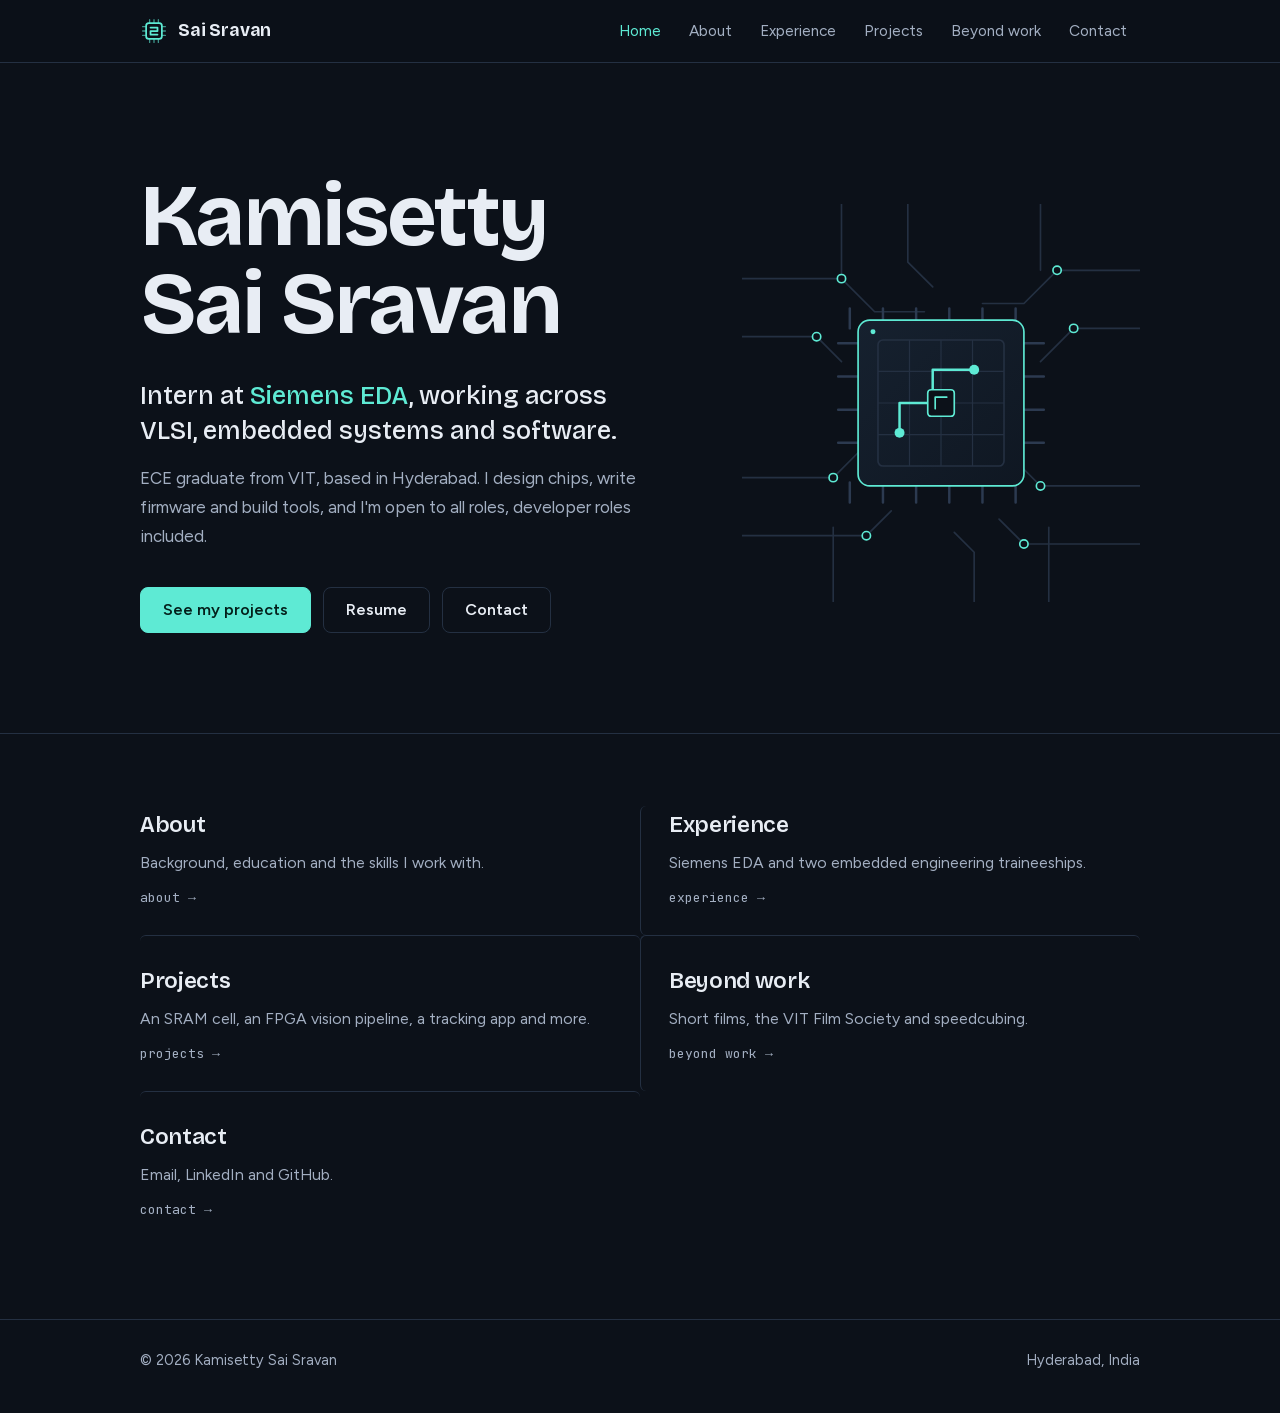
<file: index.html>
<!DOCTYPE html>
<html lang="en">
<head>
<meta charset="UTF-8">
<meta name="viewport" content="width=device-width, initial-scale=1">
<title>Kamisetty Sai Sravan | VLSI, Embedded Systems &amp; Software</title>
<meta name="description" content="Portfolio of Kamisetty Sai Sravan: Electronics and Communication Engineering graduate and Intern at Siemens EDA, working across VLSI, embedded systems and software.">
<meta name="theme-color" content="#0c1119">
<link rel="icon" href="assets/logo.svg" type="image/svg+xml">
<link rel="preload" href="assets/fonts/bricolage-grotesque-latin.woff2" as="font" type="font/woff2" crossorigin>
<link rel="stylesheet" href="assets/style.css">
</head>
<body>
<a class="skip" href="#main">Skip to content</a>
<header class="site-header"><div class="wrap">
  <a class="mark" href="index.html"><img src="assets/logo.svg" alt=""><span>Sai Sravan</span></a>
  <nav aria-label="Primary"><ul>
    <li><a href="index.html" aria-current="page">Home</a></li>
    <li><a href="about.html">About</a></li>
    <li><a href="experience.html">Experience</a></li>
    <li><a href="projects.html">Projects</a></li>
    <li><a href="beyond-work.html">Beyond work</a></li>
    <li><a href="contact.html">Contact</a></li>
  </ul></nav>
</div></header>

<main id="main">
  <div class="hero wrap">
    <div class="hero-copy">
      <h1>Kamisetty Sai Sravan</h1>
      <p class="role">Intern at <em>Siemens EDA</em>, working across VLSI, embedded systems and software.</p>
      <p class="lede">ECE graduate from VIT, based in Hyderabad. I design chips, write firmware and build tools, and I'm open to all roles, developer roles included.</p>
      <div class="actions">
        <a class="btn primary" href="projects.html">See my projects</a>
        <a class="btn" href="resume.html" target="_blank" rel="noopener">Resume</a>
        <a class="btn" href="contact.html">Contact</a>
      </div>
    </div>
    <img class="hero-art" src="assets/hero.svg" alt="Illustration of a microchip with circuit traces" width="480" height="480">
  </div>

  <div class="band">
    <div class="wrap">
      <nav class="signpost" aria-label="Site sections">
        <a href="about.html"><span class="t">About</span><span class="d">Background, education and the skills I work with.</span><span class="go">about →</span></a>
        <a href="experience.html"><span class="t">Experience</span><span class="d">Siemens EDA and two embedded engineering traineeships.</span><span class="go">experience →</span></a>
        <a href="projects.html"><span class="t">Projects</span><span class="d">An SRAM cell, an FPGA vision pipeline, a tracking app and more.</span><span class="go">projects →</span></a>
        <a href="beyond-work.html"><span class="t">Beyond work</span><span class="d">Short films, the VIT Film Society and speedcubing.</span><span class="go">beyond work →</span></a>
        <a href="contact.html"><span class="t">Contact</span><span class="d">Email, LinkedIn and GitHub.</span><span class="go">contact →</span></a>
      </nav>
    </div>
  </div>
</main>

<footer><div class="wrap"><span>© <span id="yr">2026</span> Kamisetty Sai Sravan</span><span>Hyderabad, India</span></div></footer>
<script>document.getElementById("yr").textContent=new Date().getFullYear()</script>
</body>
</html>
</file>
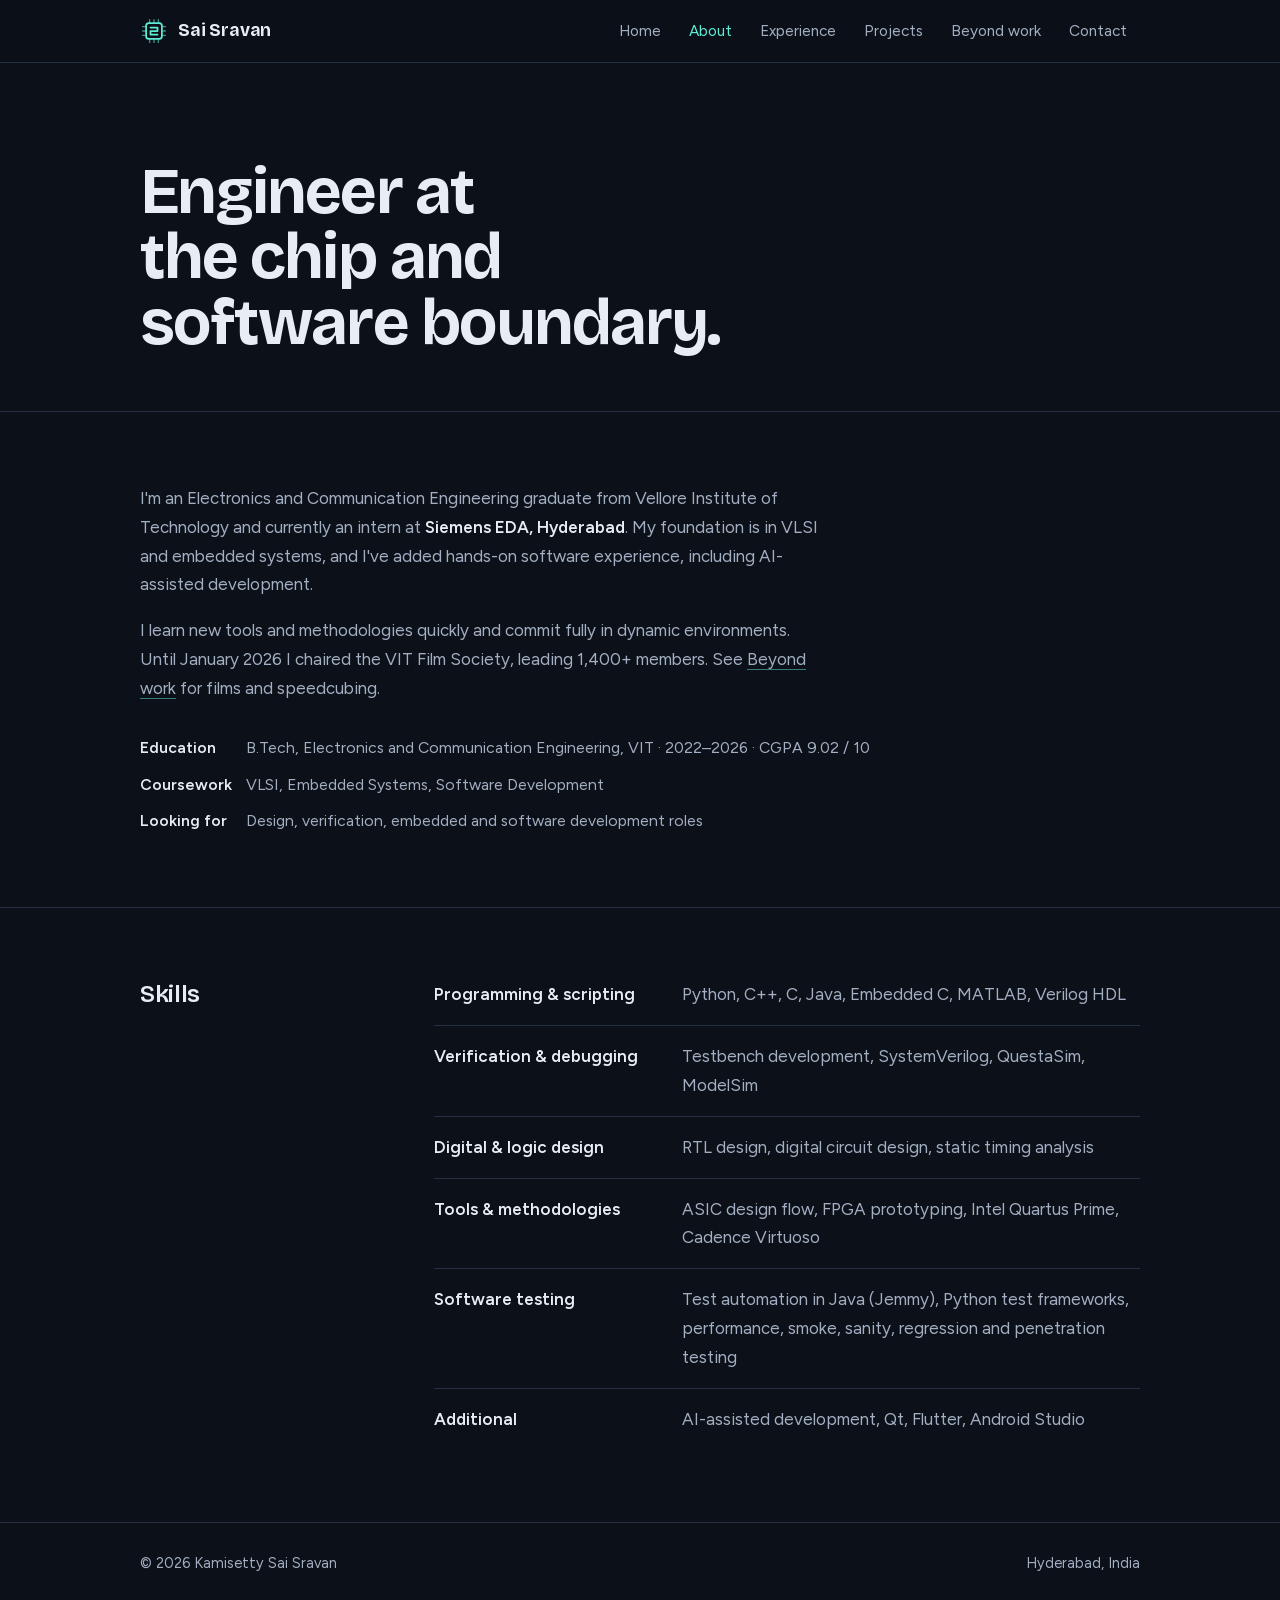
<file: about.html>
<!DOCTYPE html>
<html lang="en">
<head>
<meta charset="UTF-8">
<meta name="viewport" content="width=device-width, initial-scale=1">
<title>About | Kamisetty Sai Sravan</title>
<meta name="description" content="About Kamisetty Sai Sravan: education, background and technical skills.">
<meta name="theme-color" content="#0c1119">
<link rel="icon" href="assets/logo.svg" type="image/svg+xml">
<link rel="preload" href="assets/fonts/bricolage-grotesque-latin.woff2" as="font" type="font/woff2" crossorigin>
<link rel="stylesheet" href="assets/style.css">
</head>
<body>
<a class="skip" href="#main">Skip to content</a>
<header class="site-header"><div class="wrap">
  <a class="mark" href="index.html"><img src="assets/logo.svg" alt=""><span>Sai Sravan</span></a>
  <nav aria-label="Primary"><ul>
    <li><a href="index.html">Home</a></li>
    <li><a href="about.html" aria-current="page">About</a></li>
    <li><a href="experience.html">Experience</a></li>
    <li><a href="projects.html">Projects</a></li>
    <li><a href="beyond-work.html">Beyond work</a></li>
    <li><a href="contact.html">Contact</a></li>
  </ul></nav>
</div></header>

<main id="main">
  <div class="page-head wrap">
    <h1>Engineer at the chip and software boundary.</h1>
  </div>

  <div class="section">
    <div class="wrap about-grid">
      <div>
        <div class="prose">
          <p>I'm an Electronics and Communication Engineering graduate from Vellore Institute of Technology and currently an intern at <strong>Siemens EDA, Hyderabad</strong>. My foundation is in VLSI and embedded systems, and I've added hands-on software experience, including AI-assisted development.</p>
          <p>I learn new tools and methodologies quickly and commit fully in dynamic environments. Until January 2026 I chaired the VIT Film Society, leading 1,400+ members. See <a href="beyond-work.html">Beyond work</a> for films and speedcubing.</p>
        </div>
        <dl class="facts">
          <div><dt>Education</dt><dd>B.Tech, Electronics and Communication Engineering, VIT · 2022–2026 · CGPA 9.02 / 10</dd></div>
          <div><dt>Coursework</dt><dd>VLSI, Embedded Systems, Software Development</dd></div>
          <div><dt>Looking for</dt><dd>Design, verification, embedded and software development roles</dd></div>
        </dl>
      </div>
    </div>
  </div>

  <div class="section">
    <div class="wrap split">
      <h2>Skills</h2>
      <dl class="skill-list">
        <div><dt>Programming &amp; scripting</dt><dd>Python, C++, C, Java, Embedded C, MATLAB, Verilog HDL</dd></div>
        <div><dt>Verification &amp; debugging</dt><dd>Testbench development, SystemVerilog, QuestaSim, ModelSim</dd></div>
        <div><dt>Digital &amp; logic design</dt><dd>RTL design, digital circuit design, static timing analysis</dd></div>
        <div><dt>Tools &amp; methodologies</dt><dd>ASIC design flow, FPGA prototyping, Intel Quartus Prime, Cadence Virtuoso</dd></div>
        <div><dt>Software testing</dt><dd>Test automation in Java (Jemmy), Python test frameworks, performance, smoke, sanity, regression and penetration testing</dd></div>
        <div><dt>Additional</dt><dd>AI-assisted development, Qt, Flutter, Android Studio</dd></div>
      </dl>
    </div>
  </div>
</main>

<footer><div class="wrap"><span>© <span id="yr">2026</span> Kamisetty Sai Sravan</span><span>Hyderabad, India</span></div></footer>
<script>document.getElementById("yr").textContent=new Date().getFullYear()</script>
</body>
</html>
</file>
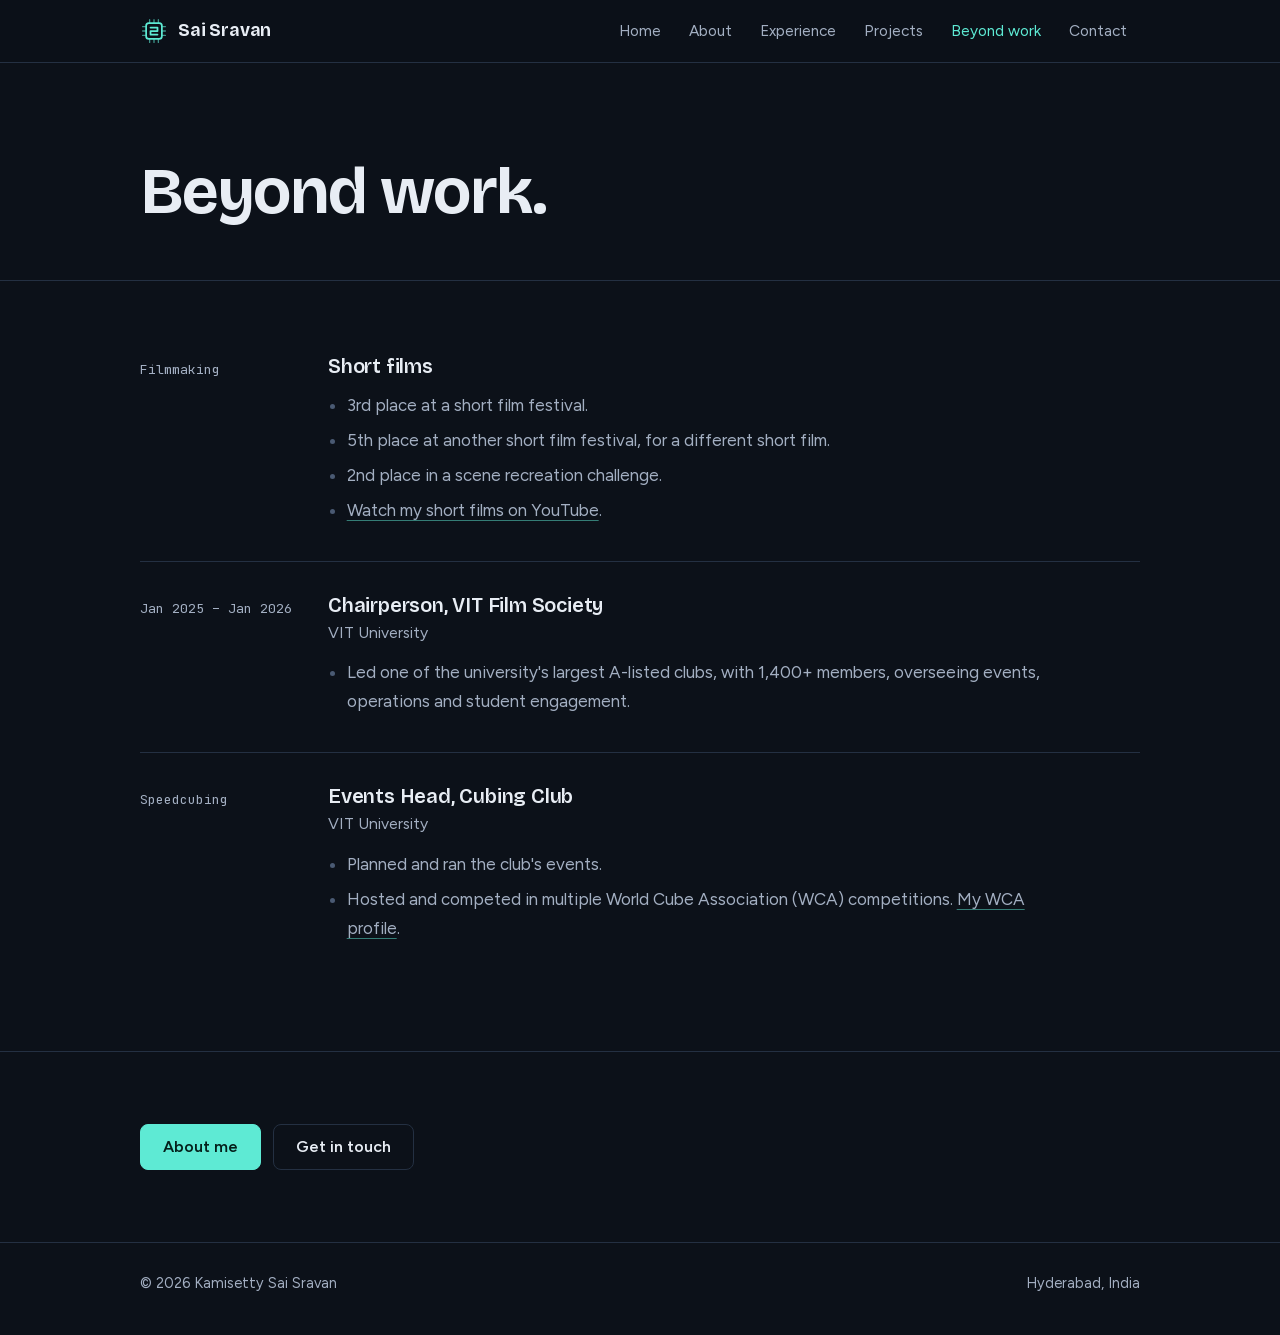
<file: beyond-work.html>
<!DOCTYPE html>
<html lang="en">
<head>
<meta charset="UTF-8">
<meta name="viewport" content="width=device-width, initial-scale=1">
<title>Beyond work | Kamisetty Sai Sravan</title>
<meta name="description" content="Outside engineering: filmmaking, leading the VIT Film Society, and competitive speedcubing with WCA competitions.">
<meta name="theme-color" content="#0c1119">
<link rel="icon" href="assets/logo.svg" type="image/svg+xml">
<link rel="preload" href="assets/fonts/bricolage-grotesque-latin.woff2" as="font" type="font/woff2" crossorigin>
<link rel="stylesheet" href="assets/style.css">
</head>
<body>
<a class="skip" href="#main">Skip to content</a>
<header class="site-header"><div class="wrap">
  <a class="mark" href="index.html"><img src="assets/logo.svg" alt=""><span>Sai Sravan</span></a>
  <nav aria-label="Primary"><ul>
    <li><a href="index.html">Home</a></li>
    <li><a href="about.html">About</a></li>
    <li><a href="experience.html">Experience</a></li>
    <li><a href="projects.html">Projects</a></li>
    <li><a href="beyond-work.html" aria-current="page">Beyond work</a></li>
    <li><a href="contact.html">Contact</a></li>
  </ul></nav>
</div></header>

<main id="main">
  <div class="page-head wrap">
    <h1>Beyond work.</h1>
  </div>

  <div class="section">
    <div class="wrap">
      <article class="row">
        <div class="when">Filmmaking</div>
        <div>
          <h3>Short films</h3>
          <ul>
            <li>3rd place at a short film festival.</li>
            <li>5th place at another short film festival, for a different short film.</li>
            <li>2nd place in a scene recreation challenge.</li>
            <li><a href="https://www.youtube.com/@guywiththebigbooks6187" target="_blank" rel="noopener">Watch my short films on YouTube</a>.</li>
          </ul>
        </div>
      </article>
      <article class="row">
        <div class="when">Jan 2025 – Jan 2026</div>
        <div>
          <h3>Chairperson, VIT Film Society</h3>
          <p class="org">VIT University</p>
          <ul>
            <li>Led one of the university's largest A-listed clubs, with 1,400+ members, overseeing events, operations and student engagement.</li>
          </ul>
        </div>
      </article>
      <article class="row">
        <div class="when">Speedcubing</div>
        <div>
          <h3>Events Head, Cubing Club</h3>
          <p class="org">VIT University</p>
          <ul>
            <li>Planned and ran the club's events.</li>
            <li>Hosted and competed in multiple World Cube Association (WCA) competitions. <a href="https://www.worldcubeassociation.org/persons/2018KAMI03" target="_blank" rel="noopener">My WCA profile</a>.</li>
          </ul>
        </div>
      </article>
    </div>
  </div>

  <div class="section">
    <div class="wrap actions" style="margin-top:0">
      <a class="btn primary" href="about.html">About me</a>
      <a class="btn" href="contact.html">Get in touch</a>
    </div>
  </div>
</main>

<footer><div class="wrap"><span>© <span id="yr">2026</span> Kamisetty Sai Sravan</span><span>Hyderabad, India</span></div></footer>
<script>document.getElementById("yr").textContent=new Date().getFullYear()</script>
</body>
</html>
</file>
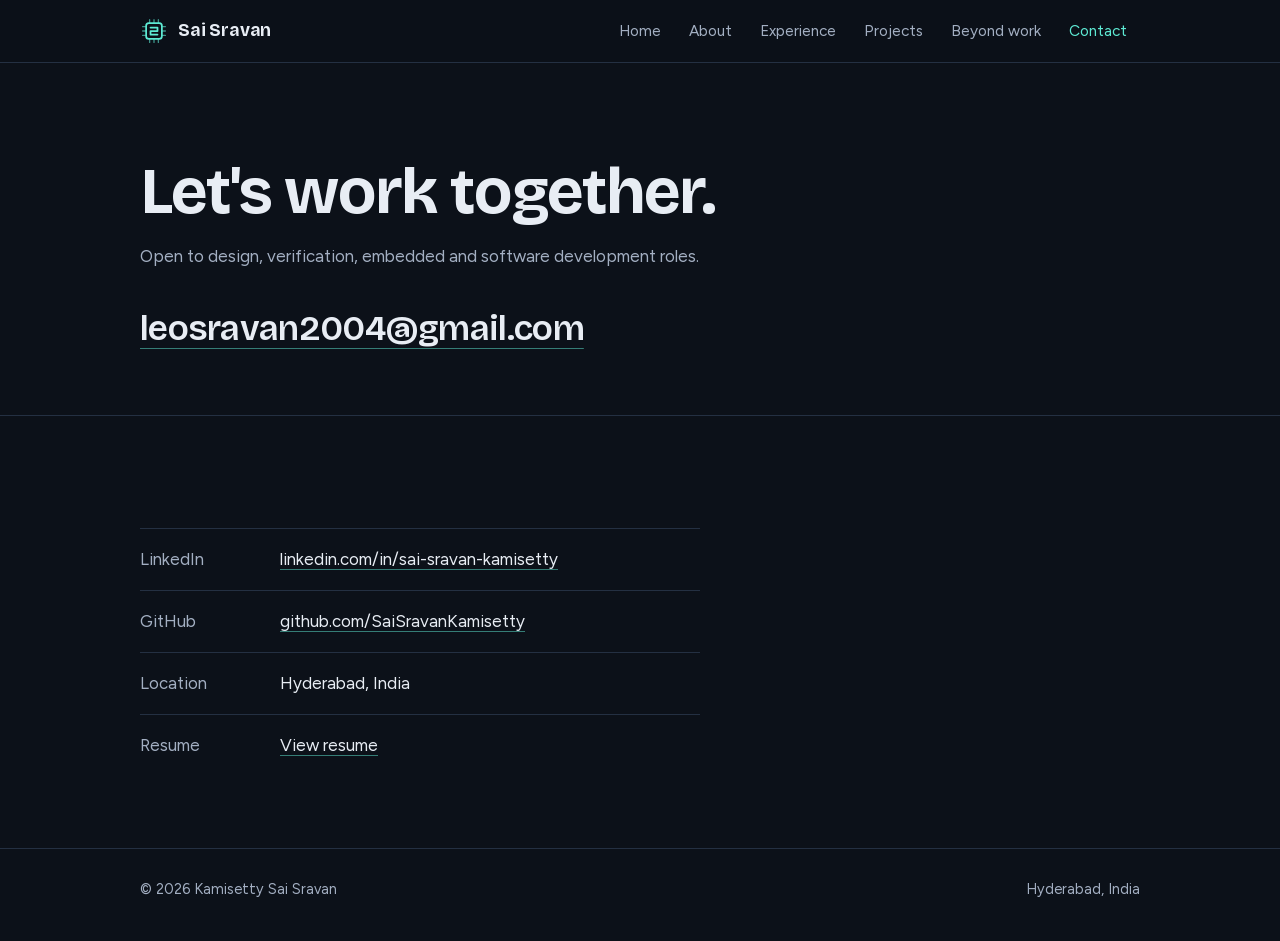
<file: contact.html>
<!DOCTYPE html>
<html lang="en">
<head>
<meta charset="UTF-8">
<meta name="viewport" content="width=device-width, initial-scale=1">
<title>Contact | Kamisetty Sai Sravan</title>
<meta name="description" content="Contact Kamisetty Sai Sravan for design, verification, embedded and software development roles.">
<meta name="theme-color" content="#0c1119">
<link rel="icon" href="assets/logo.svg" type="image/svg+xml">
<link rel="preload" href="assets/fonts/bricolage-grotesque-latin.woff2" as="font" type="font/woff2" crossorigin>
<link rel="stylesheet" href="assets/style.css">
</head>
<body>
<a class="skip" href="#main">Skip to content</a>
<header class="site-header"><div class="wrap">
  <a class="mark" href="index.html"><img src="assets/logo.svg" alt=""><span>Sai Sravan</span></a>
  <nav aria-label="Primary"><ul>
    <li><a href="index.html">Home</a></li>
    <li><a href="about.html">About</a></li>
    <li><a href="experience.html">Experience</a></li>
    <li><a href="projects.html">Projects</a></li>
    <li><a href="beyond-work.html">Beyond work</a></li>
    <li><a href="contact.html" aria-current="page">Contact</a></li>
  </ul></nav>
</div></header>

<main id="main">
  <div class="page-head wrap">
    <h1>Let's work together.</h1>
    <p class="prose">Open to design, verification, embedded and software development roles.</p>
    <a class="mail" href="mailto:leosravan2004@gmail.com">leosravan2004@gmail.com</a>
  </div>

  <div class="section">
    <div class="wrap">
      <dl class="contact-list">
        <div><dt>LinkedIn</dt><dd><a href="https://linkedin.com/in/sai-sravan-kamisetty" target="_blank" rel="noopener">linkedin.com/in/sai-sravan-kamisetty</a></dd></div>
        <div><dt>GitHub</dt><dd><a href="https://github.com/SaiSravanKamisetty" target="_blank" rel="noopener">github.com/SaiSravanKamisetty</a></dd></div>
        <div><dt>Location</dt><dd>Hyderabad, India</dd></div>
        <div><dt>Resume</dt><dd><a href="resume.html" target="_blank" rel="noopener">View resume</a></dd></div>
      </dl>
    </div>
  </div>
</main>

<footer><div class="wrap"><span>© <span id="yr">2026</span> Kamisetty Sai Sravan</span><span>Hyderabad, India</span></div></footer>
<script>document.getElementById("yr").textContent=new Date().getFullYear()</script>
</body>
</html>
</file>
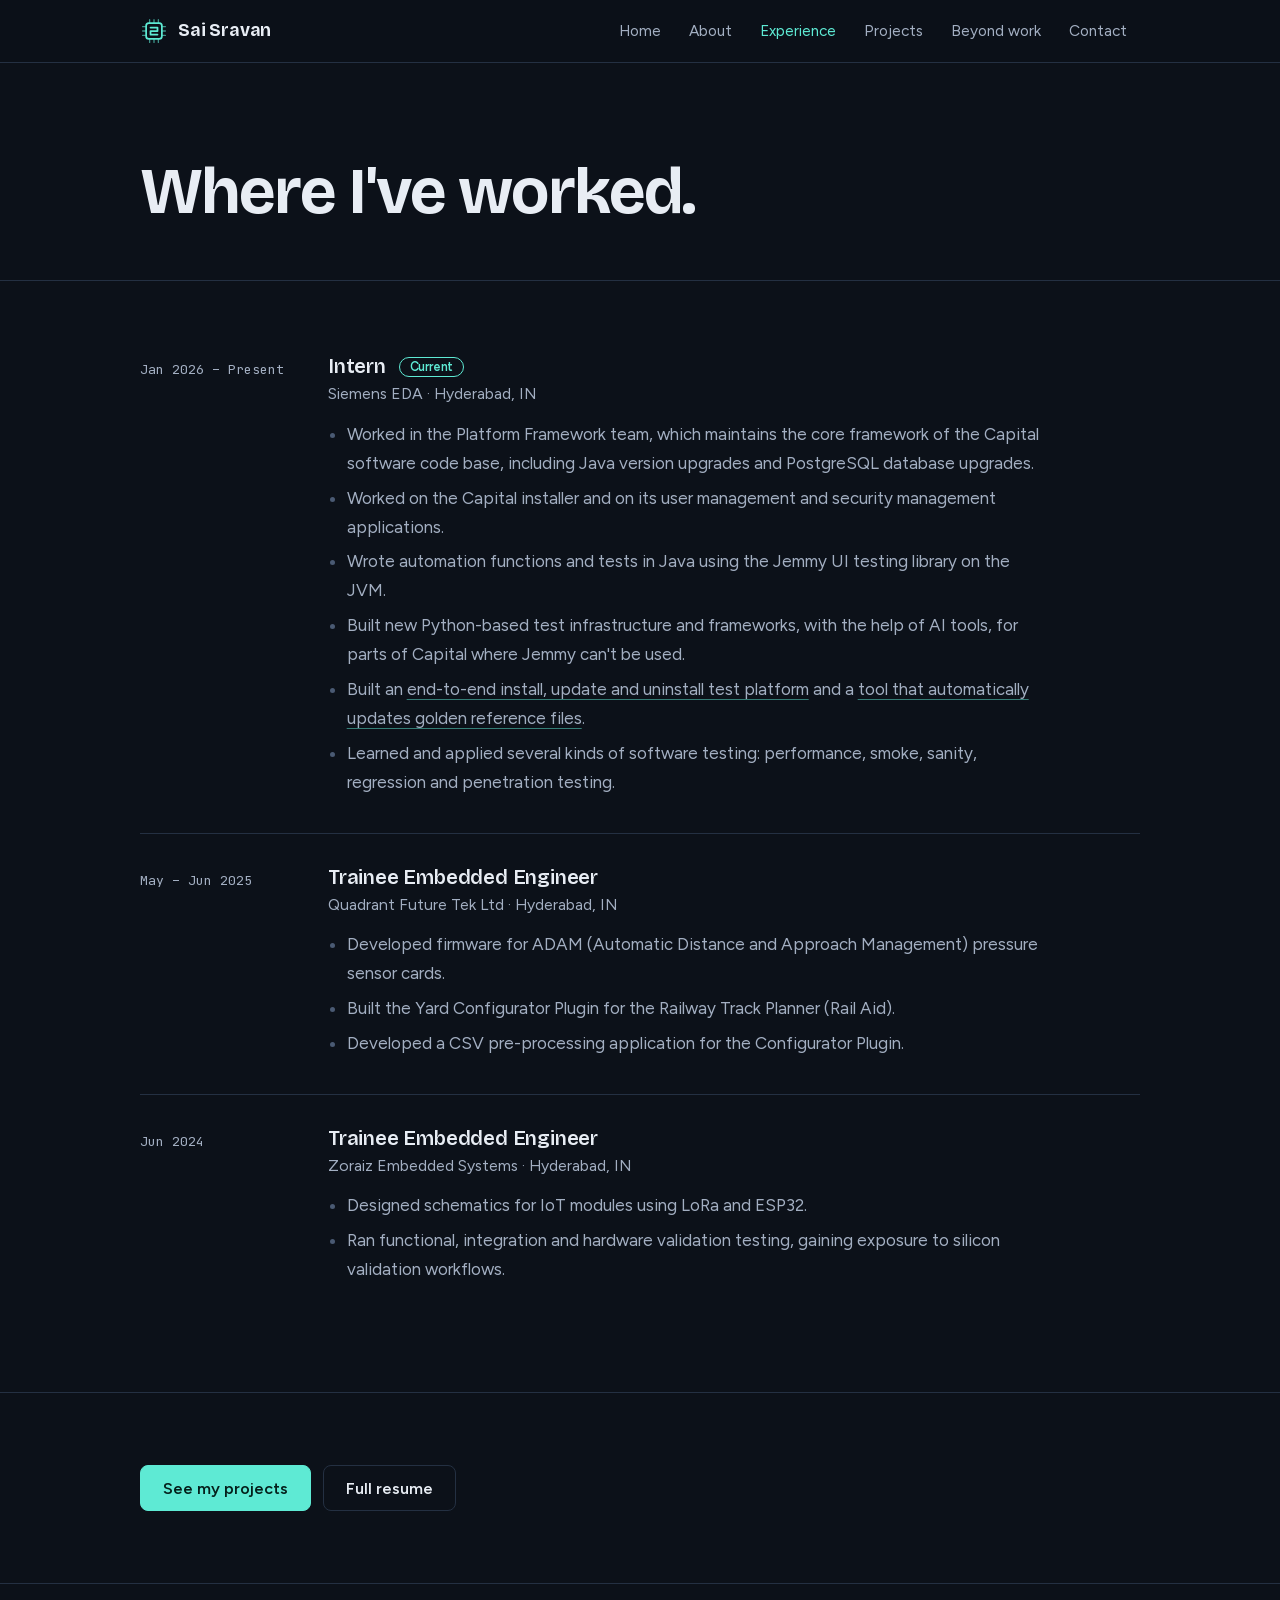
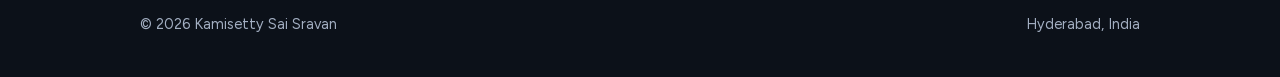
<file: experience.html>
<!DOCTYPE html>
<html lang="en">
<head>
<meta charset="UTF-8">
<meta name="viewport" content="width=device-width, initial-scale=1">
<title>Experience | Kamisetty Sai Sravan</title>
<meta name="description" content="Work experience of Kamisetty Sai Sravan: Siemens EDA, Quadrant Future Tek and Zoraiz Embedded Systems.">
<meta name="theme-color" content="#0c1119">
<link rel="icon" href="assets/logo.svg" type="image/svg+xml">
<link rel="preload" href="assets/fonts/bricolage-grotesque-latin.woff2" as="font" type="font/woff2" crossorigin>
<link rel="stylesheet" href="assets/style.css">
</head>
<body>
<a class="skip" href="#main">Skip to content</a>
<header class="site-header"><div class="wrap">
  <a class="mark" href="index.html"><img src="assets/logo.svg" alt=""><span>Sai Sravan</span></a>
  <nav aria-label="Primary"><ul>
    <li><a href="index.html">Home</a></li>
    <li><a href="about.html">About</a></li>
    <li><a href="experience.html" aria-current="page">Experience</a></li>
    <li><a href="projects.html">Projects</a></li>
    <li><a href="beyond-work.html">Beyond work</a></li>
    <li><a href="contact.html">Contact</a></li>
  </ul></nav>
</div></header>

<main id="main">
  <div class="page-head wrap">
    <h1>Where I've worked.</h1>
  </div>

  <div class="section">
    <div class="wrap">
      <article class="row">
        <div class="when">Jan 2026 – Present</div>
        <div>
          <h3>Intern <span class="now">Current</span></h3>
          <p class="org">Siemens EDA · Hyderabad, IN</p>
          <ul>
            <li>Worked in the Platform Framework team, which maintains the core framework of the Capital software code base, including Java version upgrades and PostgreSQL database upgrades.</li>
            <li>Worked on the Capital installer and on its user management and security management applications.</li>
            <li>Wrote automation functions and tests in Java using the Jemmy UI testing library on the JVM.</li>
            <li>Built new Python-based test infrastructure and frameworks, with the help of AI tools, for parts of Capital where Jemmy can't be used.</li>
            <li>Built an <a href="project-acu.html">end-to-end install, update and uninstall test platform</a> and a <a href="project-golden.html">tool that automatically updates golden reference files</a>.</li>
            <li>Learned and applied several kinds of software testing: performance, smoke, sanity, regression and penetration testing.</li>
          </ul>
        </div>
      </article>
      <article class="row">
        <div class="when">May – Jun 2025</div>
        <div>
          <h3>Trainee Embedded Engineer</h3>
          <p class="org">Quadrant Future Tek Ltd · Hyderabad, IN</p>
          <ul>
            <li>Developed firmware for ADAM (Automatic Distance and Approach Management) pressure sensor cards.</li>
            <li>Built the Yard Configurator Plugin for the Railway Track Planner (Rail Aid).</li>
            <li>Developed a CSV pre-processing application for the Configurator Plugin.</li>
          </ul>
        </div>
      </article>
      <article class="row">
        <div class="when">Jun 2024</div>
        <div>
          <h3>Trainee Embedded Engineer</h3>
          <p class="org">Zoraiz Embedded Systems · Hyderabad, IN</p>
          <ul>
            <li>Designed schematics for IoT modules using LoRa and ESP32.</li>
            <li>Ran functional, integration and hardware validation testing, gaining exposure to silicon validation workflows.</li>
          </ul>
        </div>
      </article>
    </div>
  </div>

  <div class="section">
    <div class="wrap actions" style="margin-top:0">
      <a class="btn primary" href="projects.html">See my projects</a>
      <a class="btn" href="resume.html" target="_blank" rel="noopener">Full resume</a>
    </div>
  </div>
</main>

<footer><div class="wrap"><span>© <span id="yr">2026</span> Kamisetty Sai Sravan</span><span>Hyderabad, India</span></div></footer>
<script>document.getElementById("yr").textContent=new Date().getFullYear()</script>
</body>
</html>
</file>
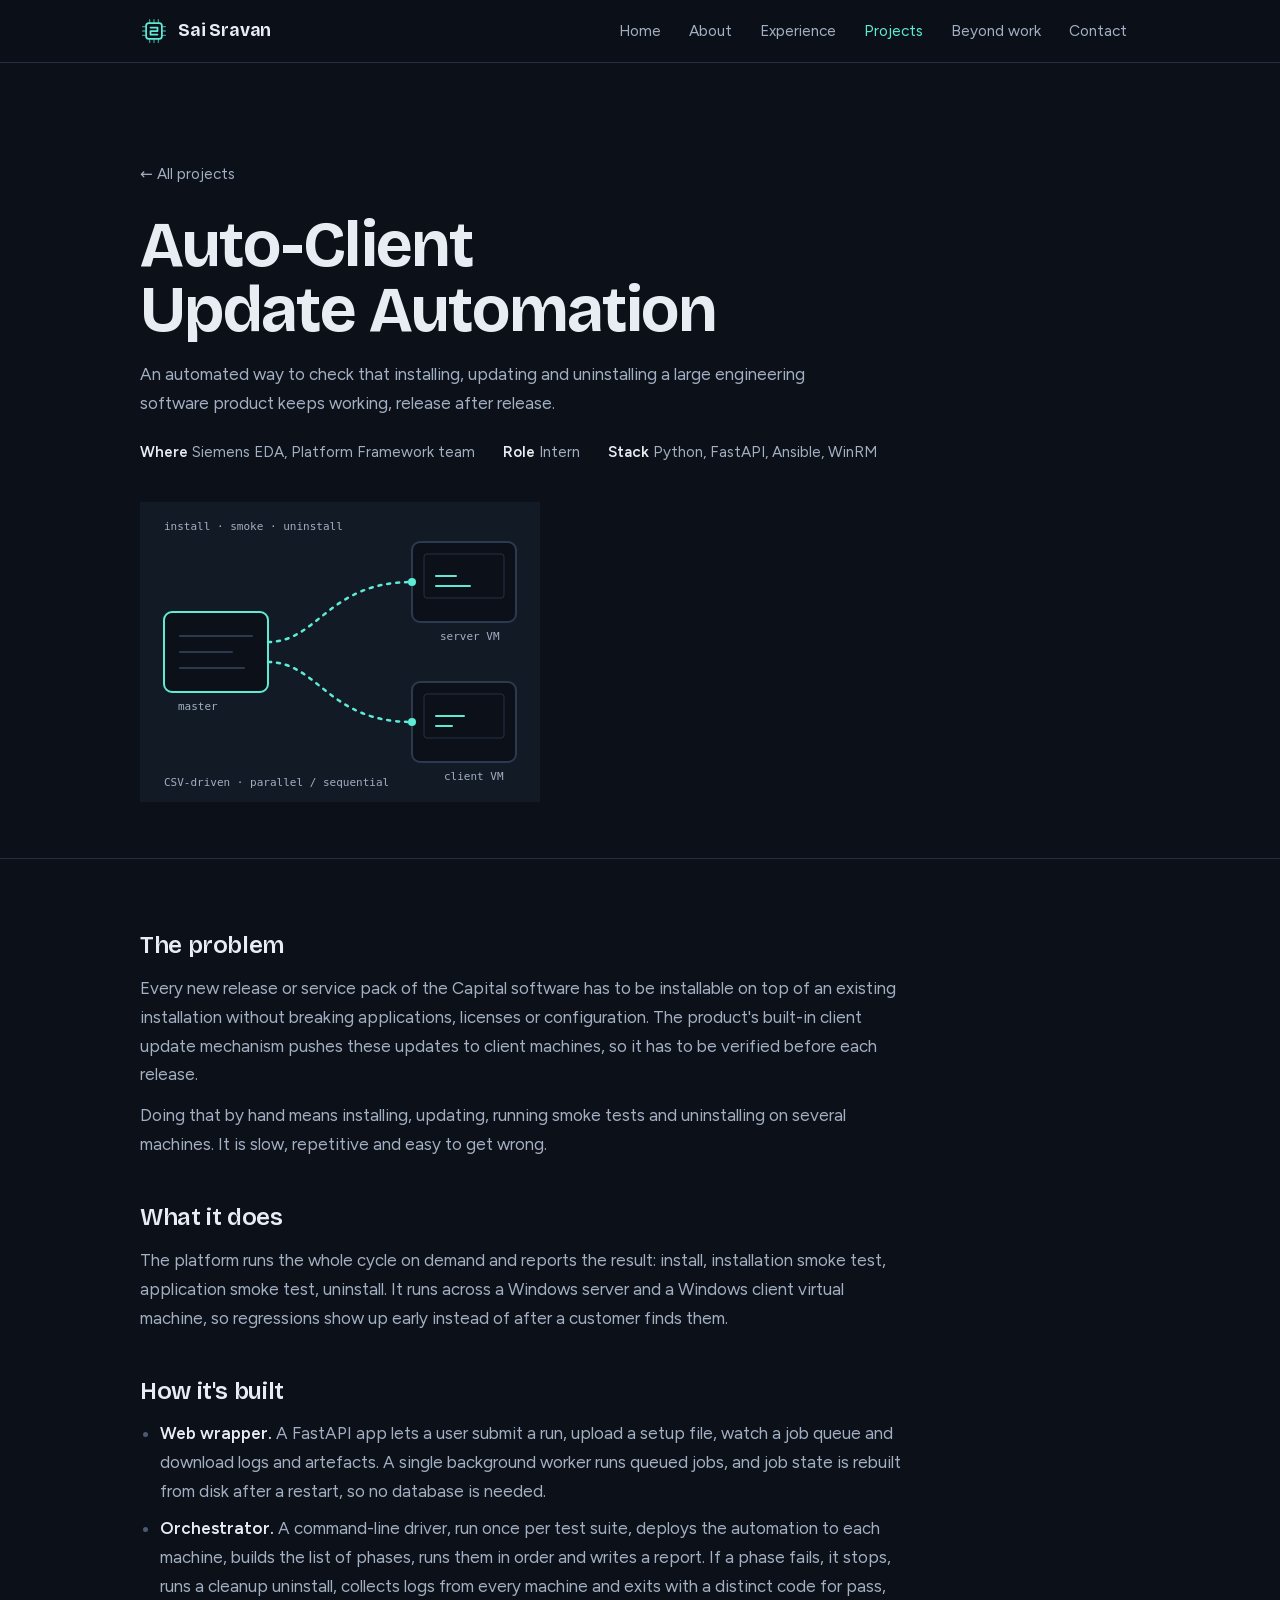
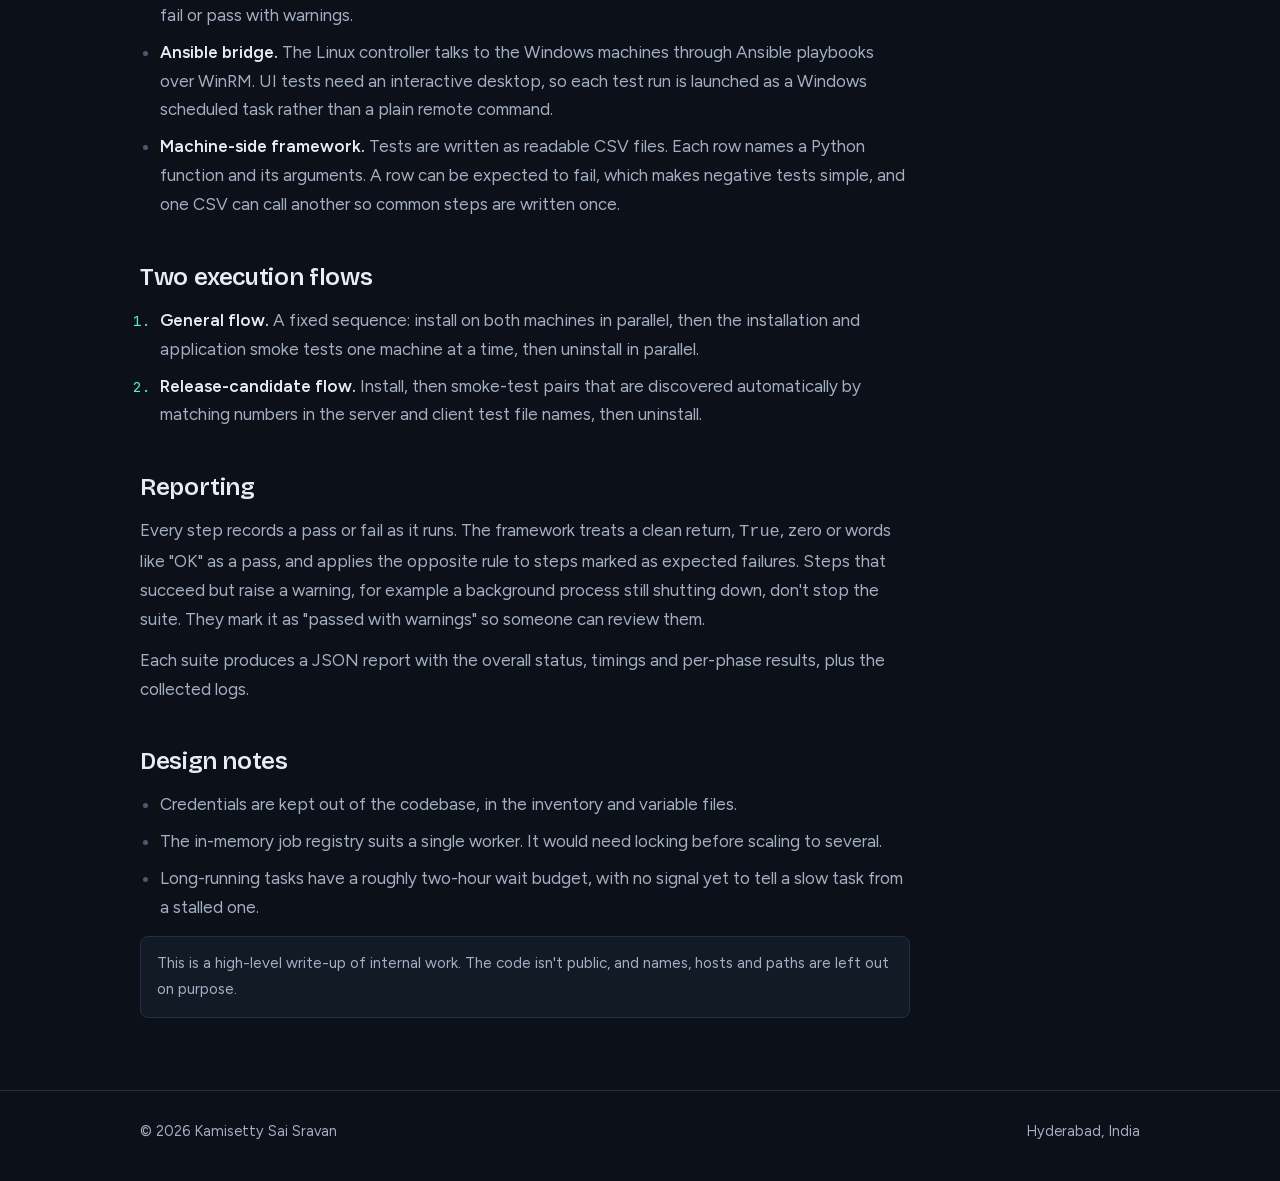
<file: project-acu.html>
<!DOCTYPE html>
<html lang="en">
<head>
<meta charset="UTF-8">
<meta name="viewport" content="width=device-width, initial-scale=1">
<title>Auto-Client Update Automation | Kamisetty Sai Sravan</title>
<meta name="description" content="Write-up of an end-to-end install, update and uninstall test automation platform built at Siemens EDA.">
<meta name="theme-color" content="#0c1119">
<link rel="icon" href="assets/logo.svg" type="image/svg+xml">
<link rel="preload" href="assets/fonts/bricolage-grotesque-latin.woff2" as="font" type="font/woff2" crossorigin>
<link rel="stylesheet" href="assets/style.css">
</head>
<body>
<a class="skip" href="#main">Skip to content</a>
<header class="site-header"><div class="wrap">
  <a class="mark" href="index.html"><img src="assets/logo.svg" alt=""><span>Sai Sravan</span></a>
  <nav aria-label="Primary"><ul>
    <li><a href="index.html">Home</a></li>
    <li><a href="about.html">About</a></li>
    <li><a href="experience.html">Experience</a></li>
    <li><a href="projects.html" aria-current="page">Projects</a></li>
    <li><a href="beyond-work.html">Beyond work</a></li>
    <li><a href="contact.html">Contact</a></li>
  </ul></nav>
</div></header>

<main id="main">
  <div class="page-head wrap">
    <a class="back" href="projects.html">← All projects</a>
    <h1>Auto-Client Update Automation</h1>
    <p class="prose">An automated way to check that installing, updating and uninstalling a large engineering software product keeps working, release after release.</p>
    <div class="case-meta"><span><b>Where</b> Siemens EDA, Platform Framework team</span><span><b>Role</b> Intern</span><span><b>Stack</b> Python, FastAPI, Ansible, WinRM</span></div>
    <img class="case-art" src="assets/proj-acu.svg" alt="Diagram of a controller dispatching test phases to a server machine and a client machine" width="400" height="300">
  </div>

  <div class="section">
    <div class="wrap case">
      <section>
        <h2>The problem</h2>
        <p>Every new release or service pack of the Capital software has to be installable on top of an existing installation without breaking applications, licenses or configuration. The product's built-in client update mechanism pushes these updates to client machines, so it has to be verified before each release.</p>
        <p>Doing that by hand means installing, updating, running smoke tests and uninstalling on several machines. It is slow, repetitive and easy to get wrong.</p>
      </section>

      <section>
        <h2>What it does</h2>
        <p>The platform runs the whole cycle on demand and reports the result: install, installation smoke test, application smoke test, uninstall. It runs across a Windows server and a Windows client virtual machine, so regressions show up early instead of after a customer finds them.</p>
      </section>

      <section>
        <h2>How it's built</h2>
        <ul>
          <li><strong>Web wrapper.</strong> A FastAPI app lets a user submit a run, upload a setup file, watch a job queue and download logs and artefacts. A single background worker runs queued jobs, and job state is rebuilt from disk after a restart, so no database is needed.</li>
          <li><strong>Orchestrator.</strong> A command-line driver, run once per test suite, deploys the automation to each machine, builds the list of phases, runs them in order and writes a report. If a phase fails, it stops, runs a cleanup uninstall, collects logs from every machine and exits with a distinct code for pass, fail or pass with warnings.</li>
          <li><strong>Ansible bridge.</strong> The Linux controller talks to the Windows machines through Ansible playbooks over WinRM. UI tests need an interactive desktop, so each test run is launched as a Windows scheduled task rather than a plain remote command.</li>
          <li><strong>Machine-side framework.</strong> Tests are written as readable CSV files. Each row names a Python function and its arguments. A row can be expected to fail, which makes negative tests simple, and one CSV can call another so common steps are written once.</li>
        </ul>
      </section>

      <section>
        <h2>Two execution flows</h2>
        <ol>
          <li><strong>General flow.</strong> A fixed sequence: install on both machines in parallel, then the installation and application smoke tests one machine at a time, then uninstall in parallel.</li>
          <li><strong>Release-candidate flow.</strong> Install, then smoke-test pairs that are discovered automatically by matching numbers in the server and client test file names, then uninstall.</li>
        </ol>
      </section>

      <section>
        <h2>Reporting</h2>
        <p>Every step records a pass or fail as it runs. The framework treats a clean return, <code>True</code>, zero or words like "OK" as a pass, and applies the opposite rule to steps marked as expected failures. Steps that succeed but raise a warning, for example a background process still shutting down, don't stop the suite. They mark it as "passed with warnings" so someone can review them.</p>
        <p>Each suite produces a JSON report with the overall status, timings and per-phase results, plus the collected logs.</p>
      </section>

      <section>
        <h2>Design notes</h2>
        <ul>
          <li>Credentials are kept out of the codebase, in the inventory and variable files.</li>
          <li>The in-memory job registry suits a single worker. It would need locking before scaling to several.</li>
          <li>Long-running tasks have a roughly two-hour wait budget, with no signal yet to tell a slow task from a stalled one.</li>
        </ul>
        <p class="note">This is a high-level write-up of internal work. The code isn't public, and names, hosts and paths are left out on purpose.</p>
      </section>
    </div>
  </div>
</main>

<footer><div class="wrap"><span>© <span id="yr">2026</span> Kamisetty Sai Sravan</span><span>Hyderabad, India</span></div></footer>
<script>document.getElementById("yr").textContent=new Date().getFullYear()</script>
</body>
</html>
</file>
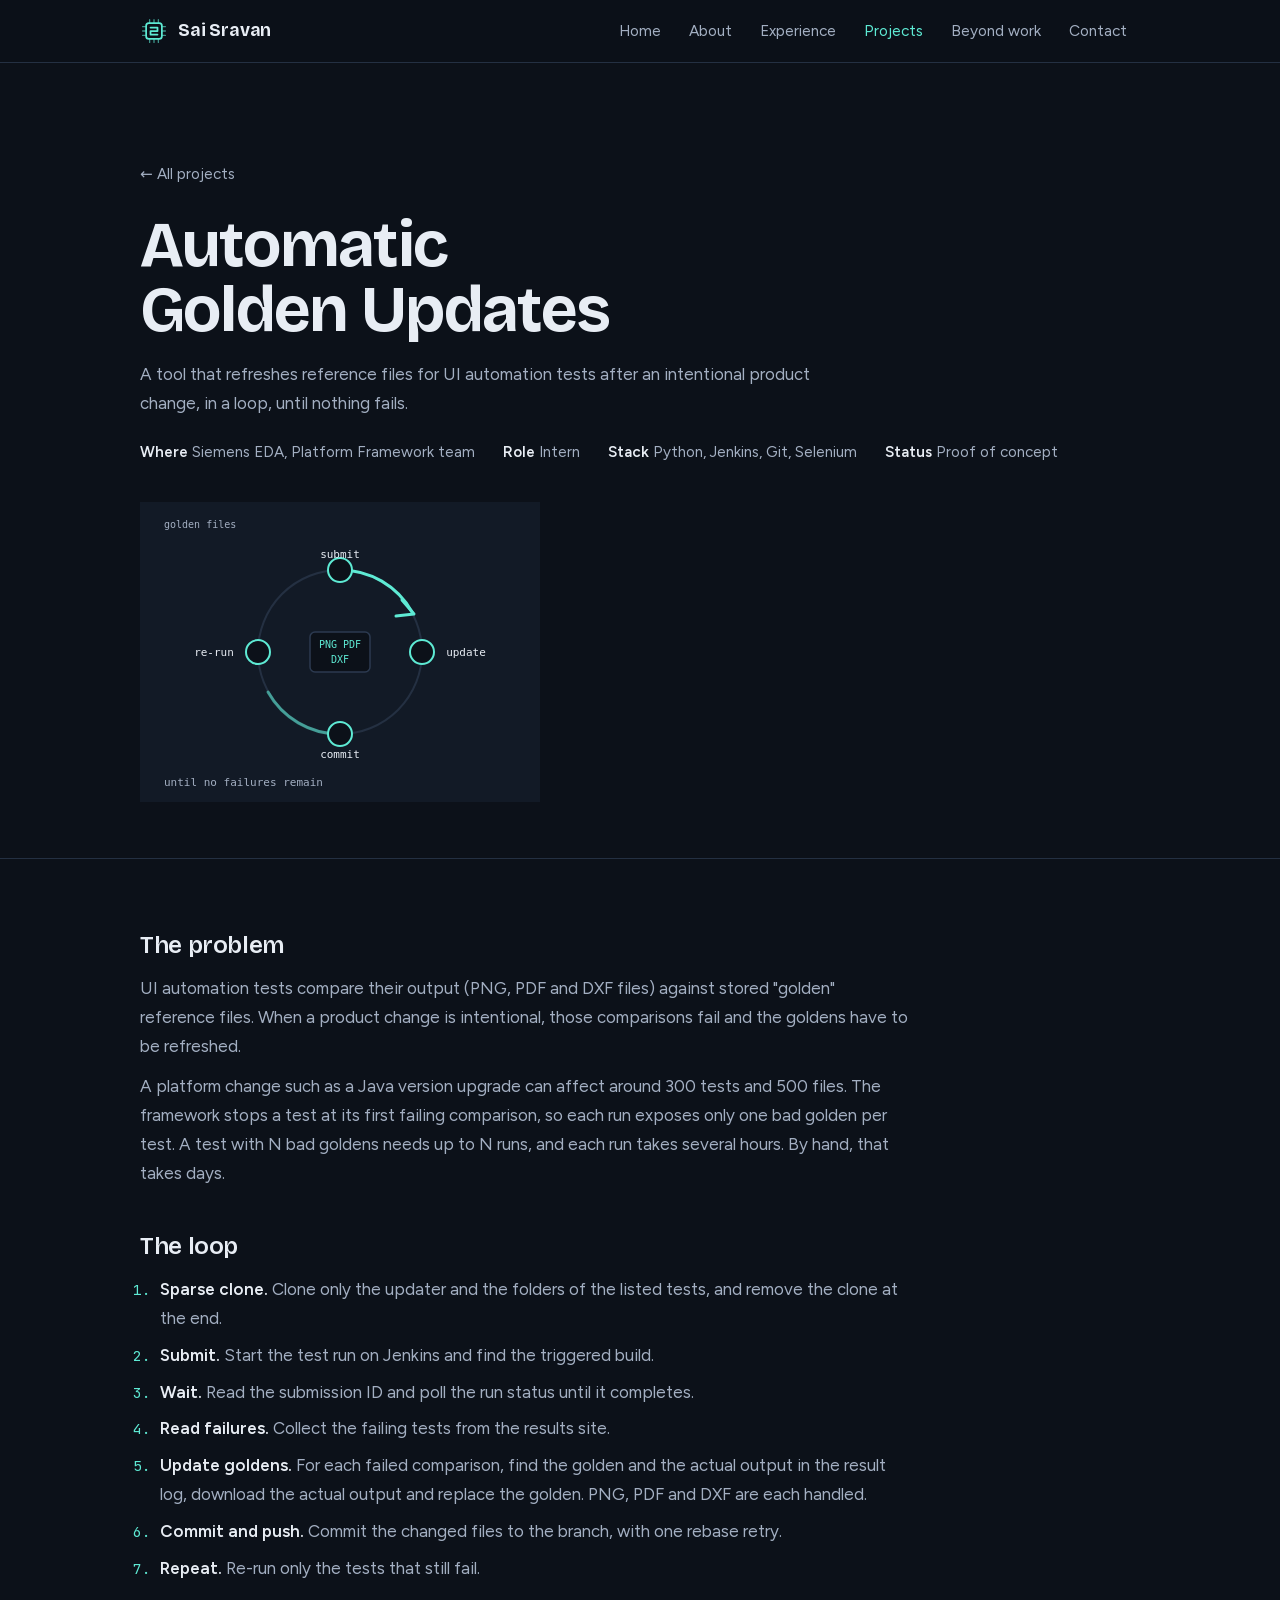
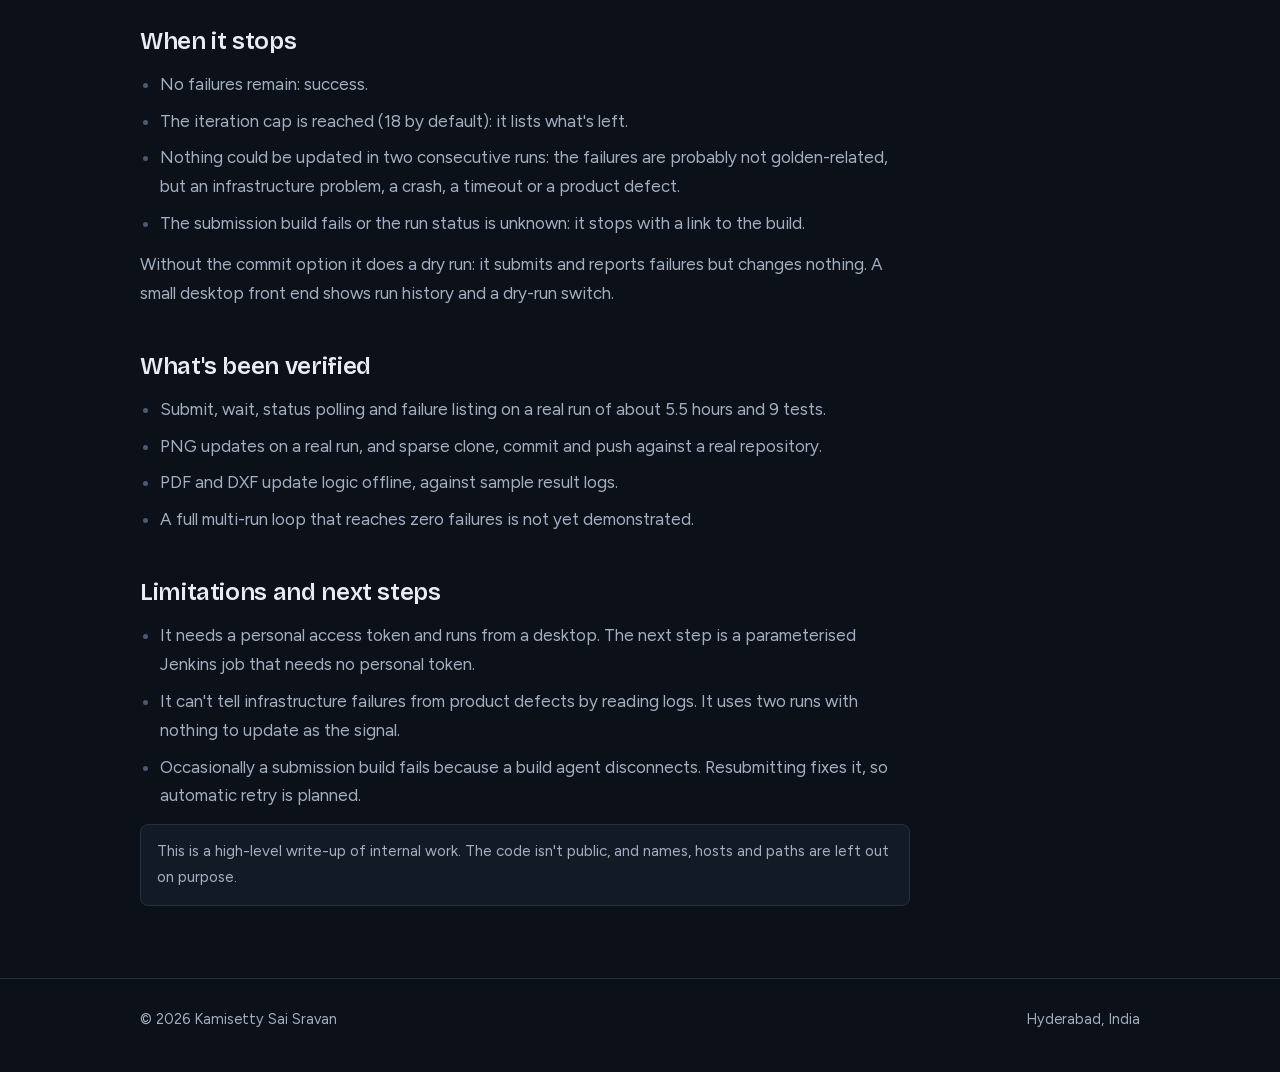
<file: project-golden.html>
<!DOCTYPE html>
<html lang="en">
<head>
<meta charset="UTF-8">
<meta name="viewport" content="width=device-width, initial-scale=1">
<title>Automatic Golden Updates | Kamisetty Sai Sravan</title>
<meta name="description" content="Write-up of a proof-of-concept tool at Siemens EDA that automatically refreshes reference files for UI automation tests after intentional product changes.">
<meta name="theme-color" content="#0c1119">
<link rel="icon" href="assets/logo.svg" type="image/svg+xml">
<link rel="preload" href="assets/fonts/bricolage-grotesque-latin.woff2" as="font" type="font/woff2" crossorigin>
<link rel="stylesheet" href="assets/style.css">
</head>
<body>
<a class="skip" href="#main">Skip to content</a>
<header class="site-header"><div class="wrap">
  <a class="mark" href="index.html"><img src="assets/logo.svg" alt=""><span>Sai Sravan</span></a>
  <nav aria-label="Primary"><ul>
    <li><a href="index.html">Home</a></li>
    <li><a href="about.html">About</a></li>
    <li><a href="experience.html">Experience</a></li>
    <li><a href="projects.html" aria-current="page">Projects</a></li>
    <li><a href="beyond-work.html">Beyond work</a></li>
    <li><a href="contact.html">Contact</a></li>
  </ul></nav>
</div></header>

<main id="main">
  <div class="page-head wrap">
    <a class="back" href="projects.html">← All projects</a>
    <h1>Automatic Golden Updates</h1>
    <p class="prose">A tool that refreshes reference files for UI automation tests after an intentional product change, in a loop, until nothing fails.</p>
    <div class="case-meta"><span><b>Where</b> Siemens EDA, Platform Framework team</span><span><b>Role</b> Intern</span><span><b>Stack</b> Python, Jenkins, Git, Selenium</span><span><b>Status</b> Proof of concept</span></div>
    <img class="case-art" src="assets/proj-golden.svg" alt="Diagram of a loop that submits tests, updates reference files, commits and re-runs" width="400" height="300">
  </div>

  <div class="section">
    <div class="wrap case">
      <section>
        <h2>The problem</h2>
        <p>UI automation tests compare their output (PNG, PDF and DXF files) against stored "golden" reference files. When a product change is intentional, those comparisons fail and the goldens have to be refreshed.</p>
        <p>A platform change such as a Java version upgrade can affect around 300 tests and 500 files. The framework stops a test at its first failing comparison, so each run exposes only one bad golden per test. A test with N bad goldens needs up to N runs, and each run takes several hours. By hand, that takes days.</p>
      </section>

      <section>
        <h2>The loop</h2>
        <ol>
          <li><strong>Sparse clone.</strong> Clone only the updater and the folders of the listed tests, and remove the clone at the end.</li>
          <li><strong>Submit.</strong> Start the test run on Jenkins and find the triggered build.</li>
          <li><strong>Wait.</strong> Read the submission ID and poll the run status until it completes.</li>
          <li><strong>Read failures.</strong> Collect the failing tests from the results site.</li>
          <li><strong>Update goldens.</strong> For each failed comparison, find the golden and the actual output in the result log, download the actual output and replace the golden. PNG, PDF and DXF are each handled.</li>
          <li><strong>Commit and push.</strong> Commit the changed files to the branch, with one rebase retry.</li>
          <li><strong>Repeat.</strong> Re-run only the tests that still fail.</li>
        </ol>
      </section>

      <section>
        <h2>When it stops</h2>
        <ul>
          <li>No failures remain: success.</li>
          <li>The iteration cap is reached (18 by default): it lists what's left.</li>
          <li>Nothing could be updated in two consecutive runs: the failures are probably not golden-related, but an infrastructure problem, a crash, a timeout or a product defect.</li>
          <li>The submission build fails or the run status is unknown: it stops with a link to the build.</li>
        </ul>
        <p>Without the commit option it does a dry run: it submits and reports failures but changes nothing. A small desktop front end shows run history and a dry-run switch.</p>
      </section>

      <section>
        <h2>What's been verified</h2>
        <ul>
          <li>Submit, wait, status polling and failure listing on a real run of about 5.5 hours and 9 tests.</li>
          <li>PNG updates on a real run, and sparse clone, commit and push against a real repository.</li>
          <li>PDF and DXF update logic offline, against sample result logs.</li>
          <li>A full multi-run loop that reaches zero failures is not yet demonstrated.</li>
        </ul>
      </section>

      <section>
        <h2>Limitations and next steps</h2>
        <ul>
          <li>It needs a personal access token and runs from a desktop. The next step is a parameterised Jenkins job that needs no personal token.</li>
          <li>It can't tell infrastructure failures from product defects by reading logs. It uses two runs with nothing to update as the signal.</li>
          <li>Occasionally a submission build fails because a build agent disconnects. Resubmitting fixes it, so automatic retry is planned.</li>
        </ul>
        <p class="note">This is a high-level write-up of internal work. The code isn't public, and names, hosts and paths are left out on purpose.</p>
      </section>
    </div>
  </div>
</main>

<footer><div class="wrap"><span>© <span id="yr">2026</span> Kamisetty Sai Sravan</span><span>Hyderabad, India</span></div></footer>
<script>document.getElementById("yr").textContent=new Date().getFullYear()</script>
</body>
</html>
</file>
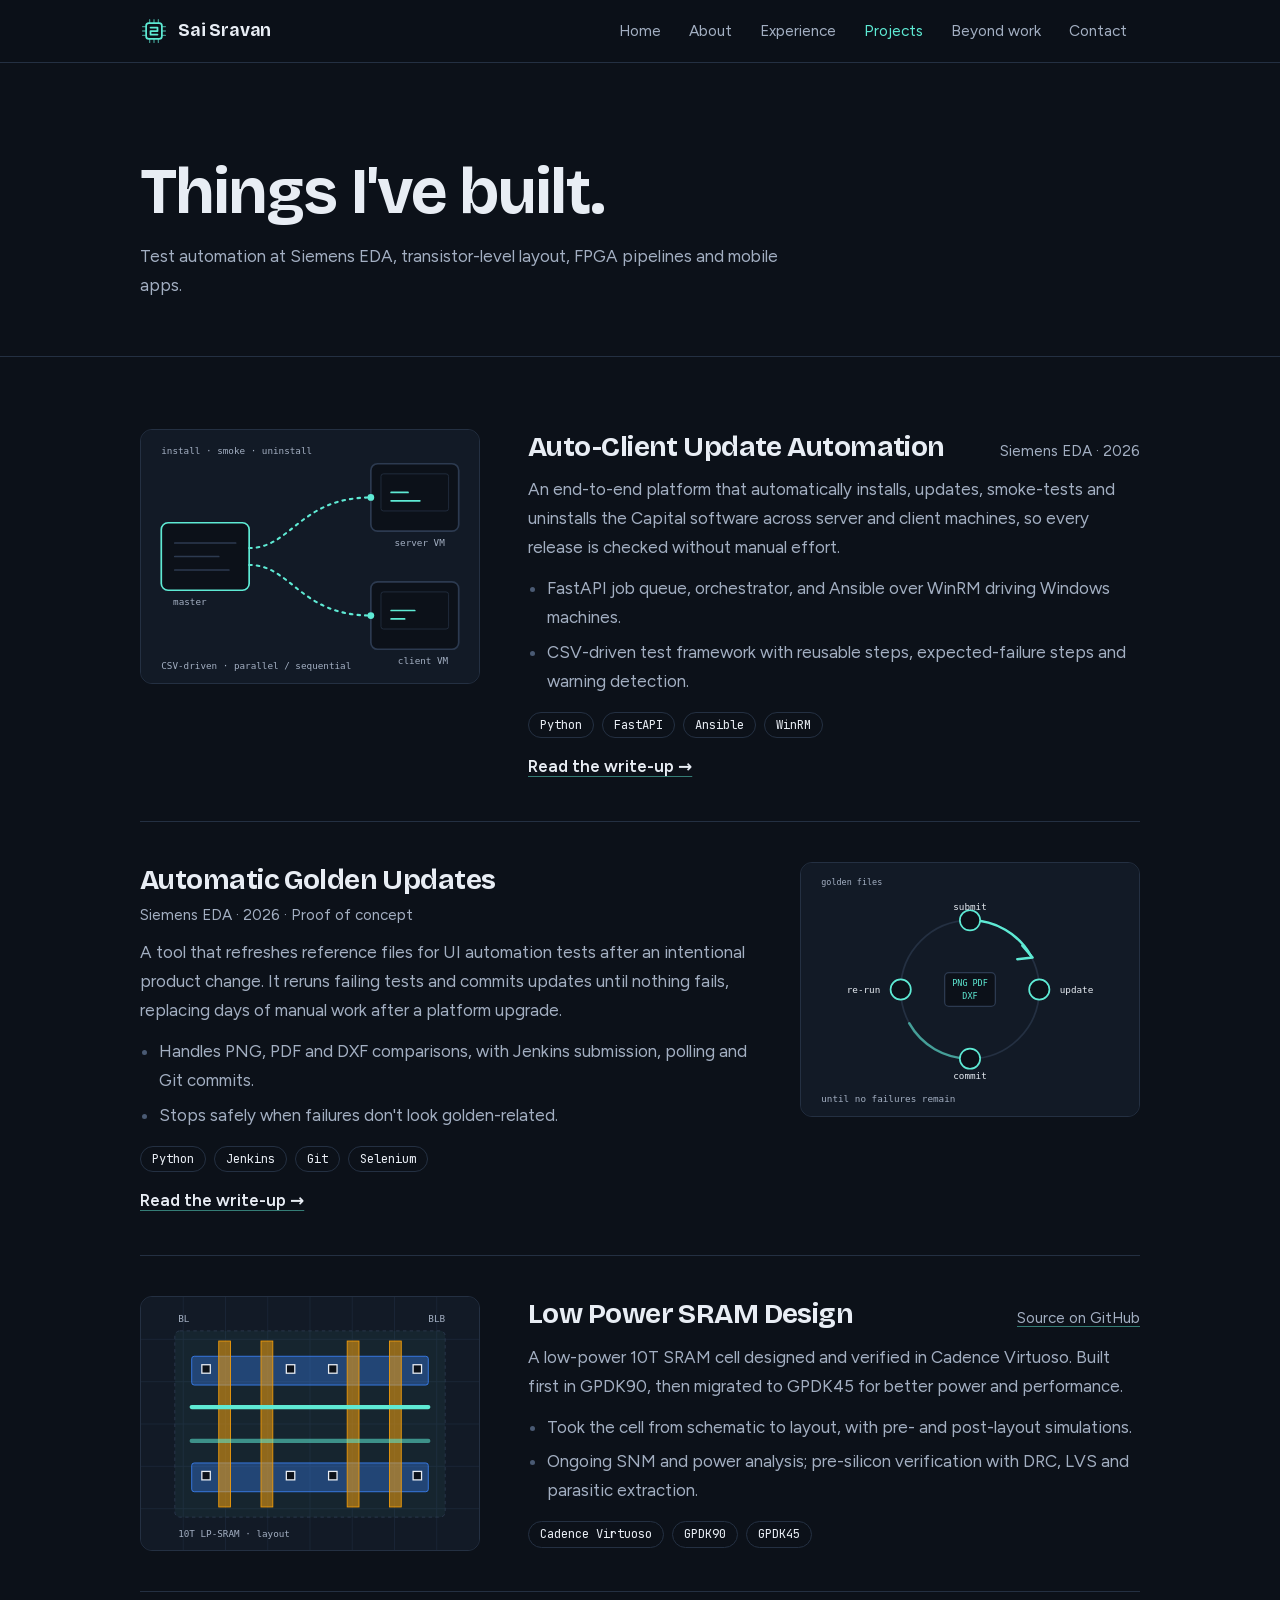
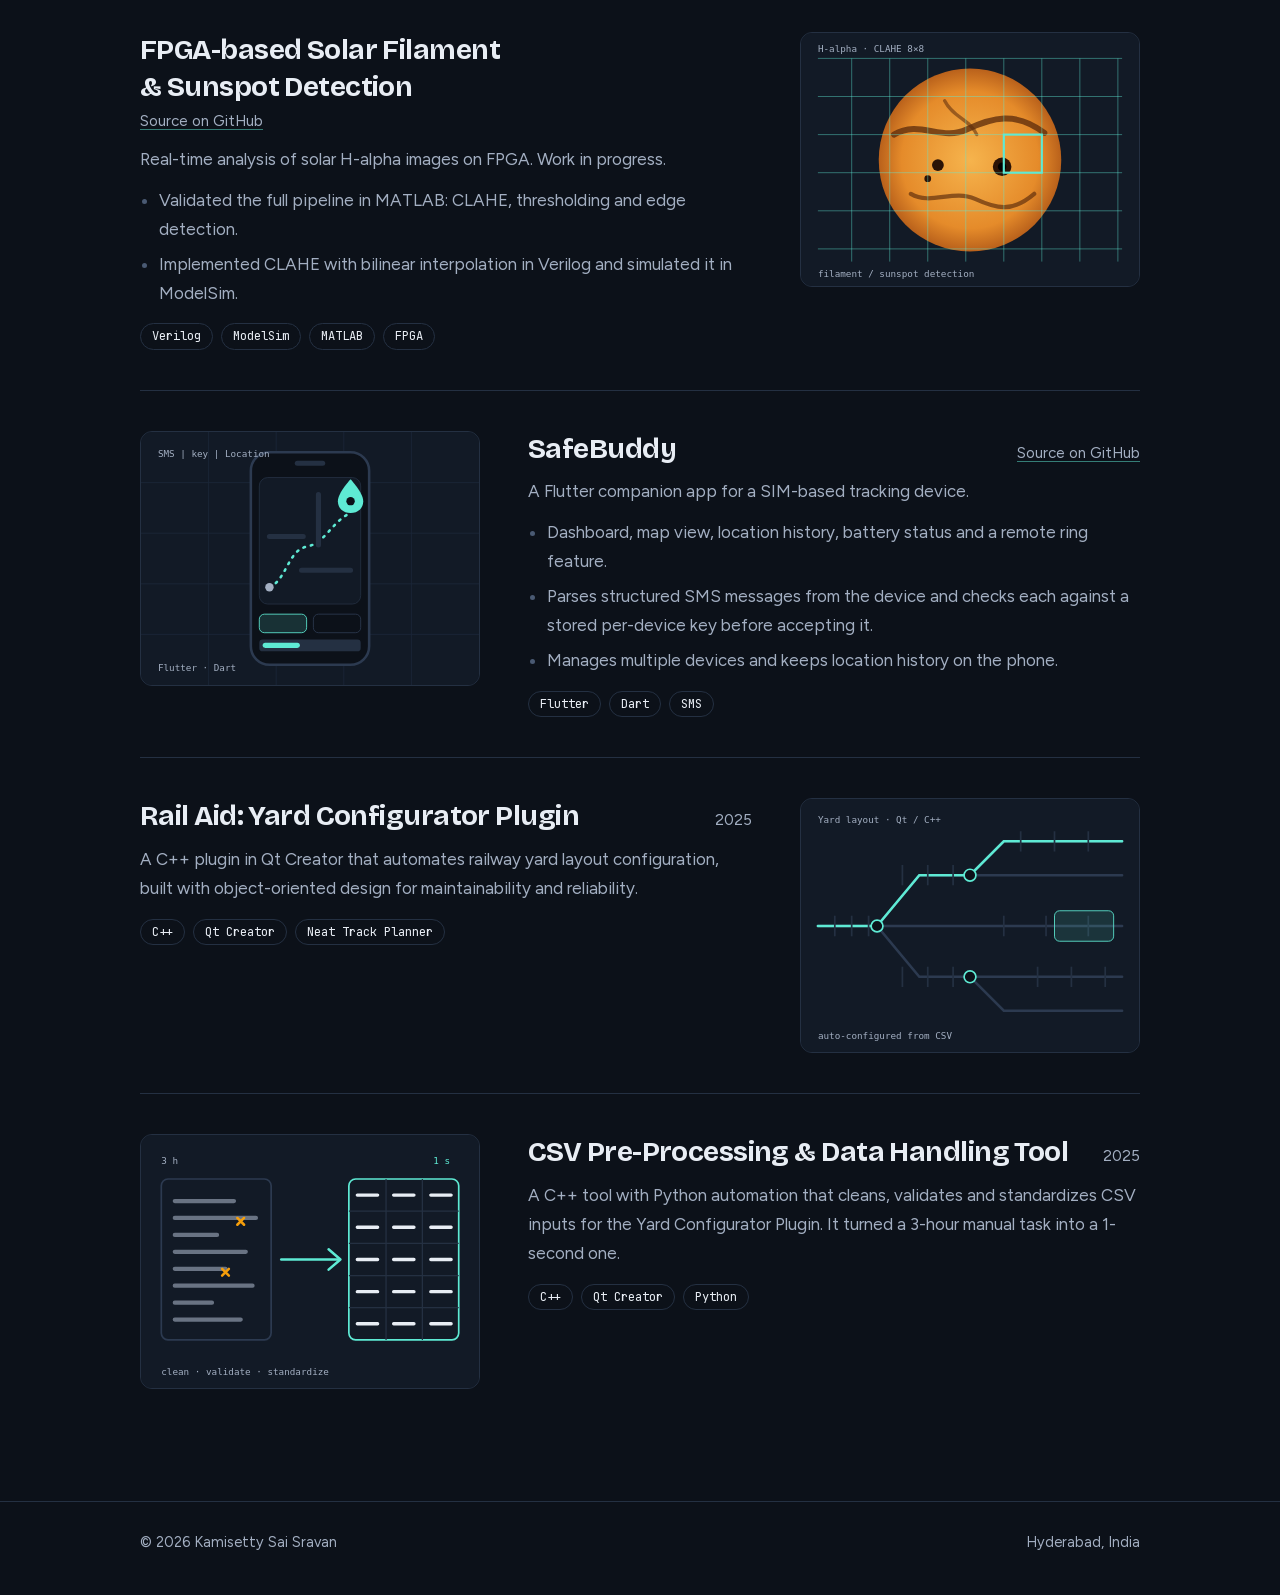
<file: projects.html>
<!DOCTYPE html>
<html lang="en">
<head>
<meta charset="UTF-8">
<meta name="viewport" content="width=device-width, initial-scale=1">
<title>Projects | Kamisetty Sai Sravan</title>
<meta name="description" content="Projects by Kamisetty Sai Sravan: low-power SRAM design, FPGA solar image detection, SafeBuddy tracking app, Rail Aid plugin and a CSV pre-processing tool.">
<meta name="theme-color" content="#0c1119">
<link rel="icon" href="assets/logo.svg" type="image/svg+xml">
<link rel="preload" href="assets/fonts/bricolage-grotesque-latin.woff2" as="font" type="font/woff2" crossorigin>
<link rel="stylesheet" href="assets/style.css">
</head>
<body>
<a class="skip" href="#main">Skip to content</a>
<header class="site-header"><div class="wrap">
  <a class="mark" href="index.html"><img src="assets/logo.svg" alt=""><span>Sai Sravan</span></a>
  <nav aria-label="Primary"><ul>
    <li><a href="index.html">Home</a></li>
    <li><a href="about.html">About</a></li>
    <li><a href="experience.html">Experience</a></li>
    <li><a href="projects.html" aria-current="page">Projects</a></li>
    <li><a href="beyond-work.html">Beyond work</a></li>
    <li><a href="contact.html">Contact</a></li>
  </ul></nav>
</div></header>

<main id="main">
  <div class="page-head wrap">
    <h1>Things I've built.</h1>
    <p class="prose">Test automation at Siemens EDA, transistor-level layout, FPGA pipelines and mobile apps.</p>
  </div>

  <div class="section">
    <div class="wrap">
      <article class="project">
        <div class="art"><img src="assets/proj-acu.svg" alt="Diagram of a controller dispatching test phases to a server machine and a client machine" width="400" height="300"></div>
        <div>
          <div class="project-head">
            <h3>Auto-Client Update Automation</h3>
            <span class="src">Siemens EDA · 2026</span>
          </div>
          <p>An end-to-end platform that automatically installs, updates, smoke-tests and uninstalls the Capital software across server and client machines, so every release is checked without manual effort.</p>
          <ul>
            <li>FastAPI job queue, orchestrator, and Ansible over WinRM driving Windows machines.</li>
            <li>CSV-driven test framework with reusable steps, expected-failure steps and warning detection.</li>
          </ul>
          <ul class="tags"><li>Python</li><li>FastAPI</li><li>Ansible</li><li>WinRM</li></ul>
          <a class="read-more" href="project-acu.html">Read the write-up →</a>
        </div>
      </article>

      <article class="project">
        <div class="art"><img src="assets/proj-golden.svg" alt="Diagram of a loop that submits tests, updates reference files, commits and re-runs" width="400" height="300"></div>
        <div>
          <div class="project-head">
            <h3>Automatic Golden Updates</h3>
            <span class="src">Siemens EDA · 2026 · Proof of concept</span>
          </div>
          <p>A tool that refreshes reference files for UI automation tests after an intentional product change. It reruns failing tests and commits updates until nothing fails, replacing days of manual work after a platform upgrade.</p>
          <ul>
            <li>Handles PNG, PDF and DXF comparisons, with Jenkins submission, polling and Git commits.</li>
            <li>Stops safely when failures don't look golden-related.</li>
          </ul>
          <ul class="tags"><li>Python</li><li>Jenkins</li><li>Git</li><li>Selenium</li></ul>
          <a class="read-more" href="project-golden.html">Read the write-up →</a>
        </div>
      </article>

      <article class="project">
        <div class="art"><img src="assets/proj-sram.svg" alt="Layout-style illustration of an SRAM cell" width="400" height="300"></div>
        <div>
          <div class="project-head">
            <h3>Low Power SRAM Design</h3>
            <a class="src" href="https://github.com/SaiSravanKamisetty/Low-Power-SRAM-Design-using-Cadence-Virtuoso" target="_blank" rel="noopener">Source on GitHub</a>
          </div>
          <p>A low-power 10T SRAM cell designed and verified in Cadence Virtuoso. Built first in GPDK90, then migrated to GPDK45 for better power and performance.</p>
          <ul>
            <li>Took the cell from schematic to layout, with pre- and post-layout simulations.</li>
            <li>Ongoing SNM and power analysis; pre-silicon verification with DRC, LVS and parasitic extraction.</li>
          </ul>
          <ul class="tags"><li>Cadence Virtuoso</li><li>GPDK90</li><li>GPDK45</li></ul>
        </div>
      </article>

      <article class="project">
        <div class="art"><img src="assets/proj-fpga.svg" alt="Illustration of the sun with filaments and sunspots over a tile grid" width="400" height="300"></div>
        <div>
          <div class="project-head">
            <h3>FPGA-based Solar Filament &amp; Sunspot Detection</h3>
            <a class="src" href="https://github.com/SaiSravanKamisetty/FPGA-based-Solar-Filament-Sunspot-Detection" target="_blank" rel="noopener">Source on GitHub</a>
          </div>
          <p>Real-time analysis of solar H-alpha images on FPGA. Work in progress.</p>
          <ul>
            <li>Validated the full pipeline in MATLAB: CLAHE, thresholding and edge detection.</li>
            <li>Implemented CLAHE with bilinear interpolation in Verilog and simulated it in ModelSim.</li>
          </ul>
          <ul class="tags"><li>Verilog</li><li>ModelSim</li><li>MATLAB</li><li>FPGA</li></ul>
        </div>
      </article>

      <article class="project">
        <div class="art"><img src="assets/proj-safebuddy.svg" alt="Illustration of a phone showing a map with a location pin" width="400" height="300"></div>
        <div>
          <div class="project-head">
            <h3>SafeBuddy</h3>
            <a class="src" href="https://github.com/SaiSravanKamisetty/SafeBuddyApp" target="_blank" rel="noopener">Source on GitHub</a>
          </div>
          <p>A Flutter companion app for a SIM-based tracking device.</p>
          <ul>
            <li>Dashboard, map view, location history, battery status and a remote ring feature.</li>
            <li>Parses structured SMS messages from the device and checks each against a stored per-device key before accepting it.</li>
            <li>Manages multiple devices and keeps location history on the phone.</li>
          </ul>
          <ul class="tags"><li>Flutter</li><li>Dart</li><li>SMS</li></ul>
        </div>
      </article>

      <article class="project">
        <div class="art"><img src="assets/proj-rail.svg" alt="Illustration of a railway yard with branching tracks" width="400" height="300"></div>
        <div>
          <div class="project-head">
            <h3>Rail Aid: Yard Configurator Plugin</h3>
            <span class="src">2025</span>
          </div>
          <p>A C++ plugin in Qt Creator that automates railway yard layout configuration, built with object-oriented design for maintainability and reliability.</p>
          <ul class="tags"><li>C++</li><li>Qt Creator</li><li>Neat Track Planner</li></ul>
        </div>
      </article>

      <article class="project">
        <div class="art"><img src="assets/proj-csv.svg" alt="Illustration of messy CSV rows being cleaned into tidy rows" width="400" height="300"></div>
        <div>
          <div class="project-head">
            <h3>CSV Pre-Processing &amp; Data Handling Tool</h3>
            <span class="src">2025</span>
          </div>
          <p>A C++ tool with Python automation that cleans, validates and standardizes CSV inputs for the Yard Configurator Plugin. It turned a 3-hour manual task into a 1-second one.</p>
          <ul class="tags"><li>C++</li><li>Qt Creator</li><li>Python</li></ul>
        </div>
      </article>
    </div>
  </div>
</main>

<footer><div class="wrap"><span>© <span id="yr">2026</span> Kamisetty Sai Sravan</span><span>Hyderabad, India</span></div></footer>
<script>document.getElementById("yr").textContent=new Date().getFullYear()</script>
</body>
</html>
</file>
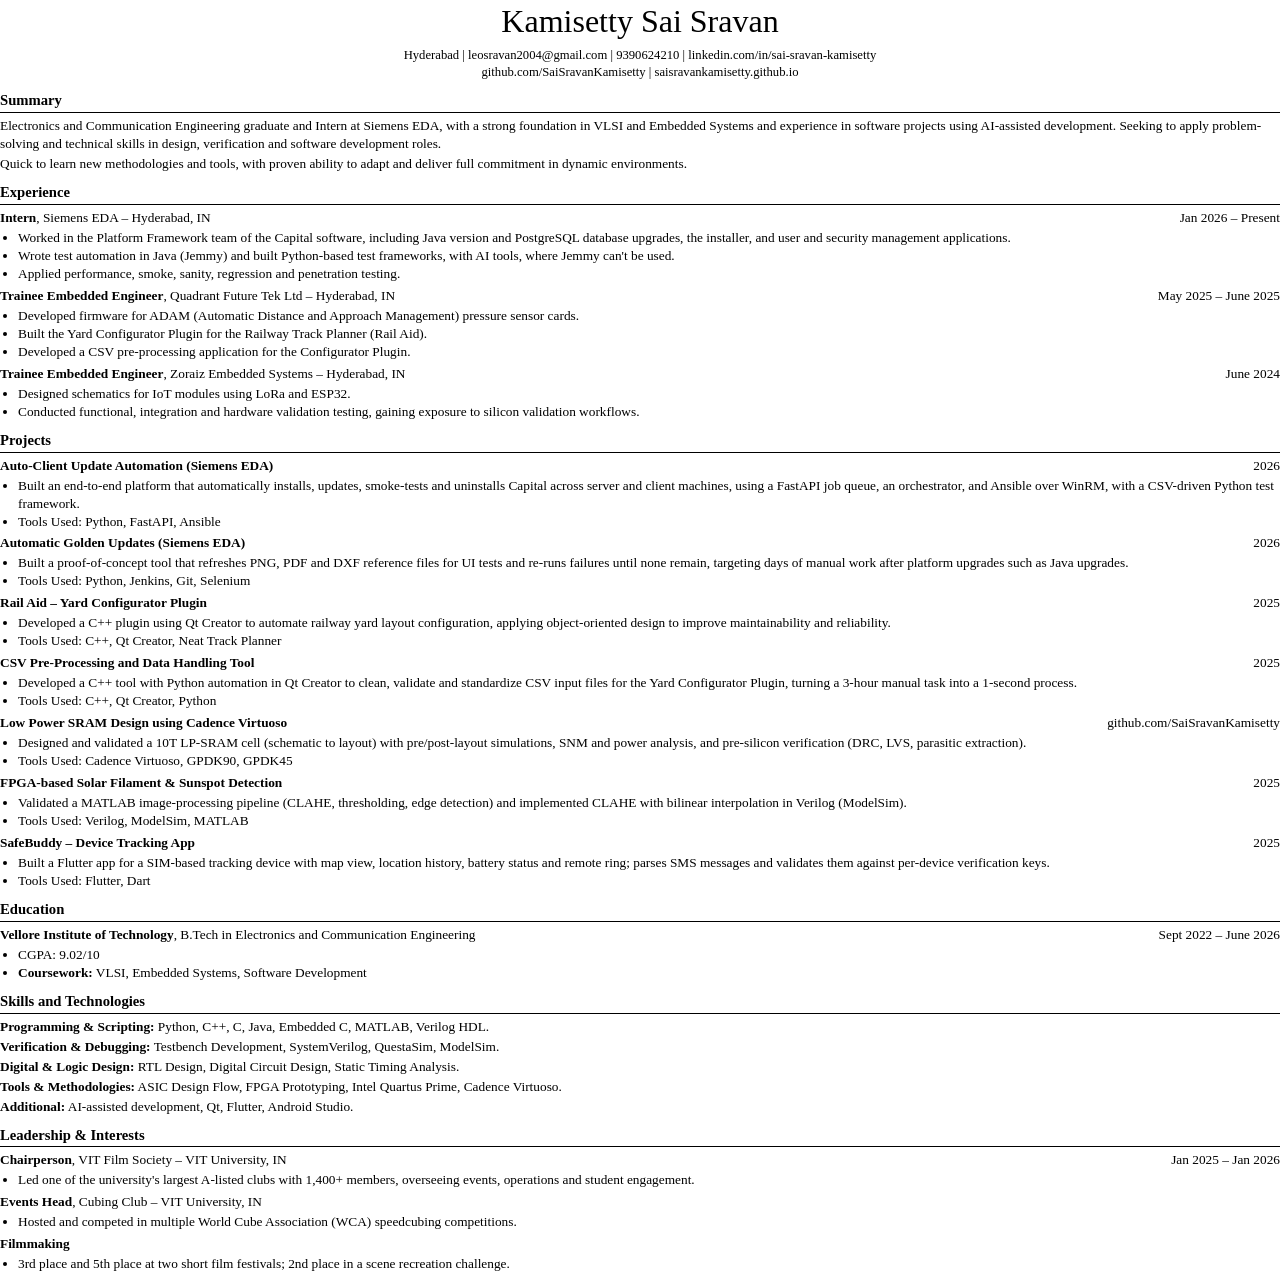
<file: resume.html>
<!DOCTYPE html>
<html lang="en"><head><meta charset="UTF-8"><title>Kamisetty Sai Sravan - Resume</title>
<style>
@page{size:A4;margin:12mm}
body{font-family:Georgia,"Times New Roman",serif;font-size:10pt;line-height:1.35;color:#000;margin:0}
h1{text-align:center;font-weight:400;font-size:24pt;margin:0 0 4px}
.c{text-align:center;font-size:9.5pt}
h2{font-size:11pt;border-bottom:1px solid #000;margin:10px 0 4px;padding-bottom:1px}
.r{display:flex;justify-content:space-between;margin-top:4px}
ul{margin:2px 0 0;padding-left:18px}
p{margin:2px 0}
a{color:#000;text-decoration:none}
</style></head><body>
<h1>Kamisetty Sai Sravan</h1>
<div class="c">Hyderabad | leosravan2004@gmail.com | 9390624210 | linkedin.com/in/sai-sravan-kamisetty</div>
<div class="c">github.com/SaiSravanKamisetty | saisravankamisetty.github.io</div>

<h2>Summary</h2>
<p>Electronics and Communication Engineering graduate and Intern at Siemens EDA, with a strong foundation in VLSI and Embedded Systems and experience in software projects using AI-assisted development. Seeking to apply problem-solving and technical skills in design, verification and software development roles.</p>
<p>Quick to learn new methodologies and tools, with proven ability to adapt and deliver full commitment in dynamic environments.</p>

<h2>Experience</h2>
<div class="r"><span><b>Intern</b>, Siemens EDA – Hyderabad, IN</span><span>Jan 2026 – Present</span></div>
<ul>
<li>Worked in the Platform Framework team of the Capital software, including Java version and PostgreSQL database upgrades, the installer, and user and security management applications.</li>
<li>Wrote test automation in Java (Jemmy) and built Python-based test frameworks, with AI tools, where Jemmy can't be used.</li>
<li>Applied performance, smoke, sanity, regression and penetration testing.</li></ul>
<div class="r"><span><b>Trainee Embedded Engineer</b>, Quadrant Future Tek Ltd – Hyderabad, IN</span><span>May 2025 – June 2025</span></div>
<ul>
<li>Developed firmware for ADAM (Automatic Distance and Approach Management) pressure sensor cards.</li>
<li>Built the Yard Configurator Plugin for the Railway Track Planner (Rail Aid).</li>
<li>Developed a CSV pre-processing application for the Configurator Plugin.</li></ul>
<div class="r"><span><b>Trainee Embedded Engineer</b>, Zoraiz Embedded Systems – Hyderabad, IN</span><span>June 2024</span></div>
<ul>
<li>Designed schematics for IoT modules using LoRa and ESP32.</li>
<li>Conducted functional, integration and hardware validation testing, gaining exposure to silicon validation workflows.</li></ul>

<h2>Projects</h2>
<div class="r"><b>Auto-Client Update Automation (Siemens EDA)</b><span>2026</span></div>
<ul><li>Built an end-to-end platform that automatically installs, updates, smoke-tests and uninstalls Capital across server and client machines, using a FastAPI job queue, an orchestrator, and Ansible over WinRM, with a CSV-driven Python test framework.</li>
<li>Tools Used: Python, FastAPI, Ansible</li></ul>
<div class="r"><b>Automatic Golden Updates (Siemens EDA)</b><span>2026</span></div>
<ul><li>Built a proof-of-concept tool that refreshes PNG, PDF and DXF reference files for UI tests and re-runs failures until none remain, targeting days of manual work after platform upgrades such as Java upgrades.</li>
<li>Tools Used: Python, Jenkins, Git, Selenium</li></ul>
<div class="r"><b>Rail Aid – Yard Configurator Plugin</b><span>2025</span></div>
<ul><li>Developed a C++ plugin using Qt Creator to automate railway yard layout configuration, applying object-oriented design to improve maintainability and reliability.</li>
<li>Tools Used: C++, Qt Creator, Neat Track Planner</li></ul>
<div class="r"><b>CSV Pre-Processing and Data Handling Tool</b><span>2025</span></div>
<ul><li>Developed a C++ tool with Python automation in Qt Creator to clean, validate and standardize CSV input files for the Yard Configurator Plugin, turning a 3-hour manual task into a 1-second process.</li>
<li>Tools Used: C++, Qt Creator, Python</li></ul>
<div class="r"><b>Low Power SRAM Design using Cadence Virtuoso</b><span>github.com/SaiSravanKamisetty</span></div>
<ul><li>Designed and validated a 10T LP-SRAM cell (schematic to layout) with pre/post-layout simulations, SNM and power analysis, and pre-silicon verification (DRC, LVS, parasitic extraction).</li>
<li>Tools Used: Cadence Virtuoso, GPDK90, GPDK45</li></ul>
<div class="r"><b>FPGA-based Solar Filament &amp; Sunspot Detection</b><span>2025</span></div>
<ul><li>Validated a MATLAB image-processing pipeline (CLAHE, thresholding, edge detection) and implemented CLAHE with bilinear interpolation in Verilog (ModelSim).</li>
<li>Tools Used: Verilog, ModelSim, MATLAB</li></ul>

<div class="r"><b>SafeBuddy – Device Tracking App</b><span>2025</span></div>
<ul><li>Built a Flutter app for a SIM-based tracking device with map view, location history, battery status and remote ring; parses SMS messages and validates them against per-device verification keys.</li>
<li>Tools Used: Flutter, Dart</li></ul>
<h2>Education</h2>
<div class="r"><span><b>Vellore Institute of Technology</b>, B.Tech in Electronics and Communication Engineering</span><span>Sept 2022 – June 2026</span></div>
<ul><li>CGPA: 9.02/10</li><li><b>Coursework:</b> VLSI, Embedded Systems, Software Development</li></ul>

<h2>Skills and Technologies</h2>
<p><b>Programming &amp; Scripting:</b> Python, C++, C, Java, Embedded C, MATLAB, Verilog HDL.</p>
<p><b>Verification &amp; Debugging:</b> Testbench Development, SystemVerilog, QuestaSim, ModelSim.</p>
<p><b>Digital &amp; Logic Design:</b> RTL Design, Digital Circuit Design, Static Timing Analysis.</p>
<p><b>Tools &amp; Methodologies:</b> ASIC Design Flow, FPGA Prototyping, Intel Quartus Prime, Cadence Virtuoso.</p>
<p><b>Additional:</b> AI-assisted development, Qt, Flutter, Android Studio.</p>

<h2>Leadership &amp; Interests</h2>
<div class="r"><span><b>Chairperson</b>, VIT Film Society – VIT University, IN</span><span>Jan 2025 – Jan 2026</span></div>
<ul><li>Led one of the university's largest A-listed clubs with 1,400+ members, overseeing events, operations and student engagement.</li></ul>
<div class="r"><span><b>Events Head</b>, Cubing Club – VIT University, IN</span><span></span></div>
<ul><li>Hosted and competed in multiple World Cube Association (WCA) speedcubing competitions.</li></ul>
<div class="r"><span><b>Filmmaking</b></span><span></span></div>
<ul><li>3rd place and 5th place at two short film festivals; 2nd place in a scene recreation challenge.</li></ul>
</body></html>
</file>
<file: assets/style.css>
@font-face{font-family:"Bricolage Grotesque";font-style:normal;font-weight:200 800;font-display:swap;src:url("fonts/bricolage-grotesque-latin.woff2") format("woff2")}
@font-face{font-family:"Figtree";font-style:normal;font-weight:300 900;font-display:swap;src:url("fonts/figtree-latin.woff2") format("woff2")}
@font-face{font-family:"JetBrains Mono";font-style:normal;font-weight:100 800;font-display:swap;src:url("fonts/jetbrains-mono-latin.woff2") format("woff2")}

:root{
  --bg:#0c1119;
  --surface:#121a26;
  --line:#243042;
  --text:#e8edf4;
  --muted:#a3afc2;
  --accent:#5eead4;
  --accent-ink:#04201b;
  --display:"Bricolage Grotesque","Segoe UI",system-ui,sans-serif;
  --body:"Figtree","Segoe UI",system-ui,sans-serif;
  --mono:"JetBrains Mono",ui-monospace,Consolas,monospace;
  --ease:cubic-bezier(.16,1,.3,1);
  color-scheme:dark;
}
*{box-sizing:border-box;margin:0;padding:0}
html{scroll-behavior:smooth;scroll-padding-top:84px;scrollbar-color:#2c3a50 var(--bg);scrollbar-width:thin}
body{font-family:var(--body);font-size:1.0625rem;line-height:1.7;background:var(--bg);color:var(--text);-webkit-font-smoothing:antialiased;min-height:100vh;display:flex;flex-direction:column}
main{flex:1}
::selection{background:var(--accent);color:var(--accent-ink)}
a{color:inherit;text-decoration-color:rgba(94,234,212,.5);text-underline-offset:.22em;text-decoration-thickness:1px}
a:hover{color:var(--accent);text-decoration-color:var(--accent)}
:focus-visible{outline:2px solid var(--accent);outline-offset:3px;border-radius:3px}
img{display:block;max-width:100%;height:auto}
.skip{position:absolute;left:16px;top:-60px;background:var(--accent);color:var(--accent-ink);padding:8px 14px;border-radius:6px;font-weight:600;z-index:30;text-decoration:none}
.skip:focus{top:12px;color:var(--accent-ink)}
.wrap{max-width:1080px;margin:0 auto;padding:0 clamp(20px,5vw,40px)}

/* header */
.site-header{position:sticky;top:0;z-index:20;background:rgba(12,17,25,.9);backdrop-filter:blur(10px);border-bottom:1px solid var(--line)}
.site-header .wrap{display:flex;align-items:center;justify-content:space-between;gap:16px;min-height:62px}
.mark{display:flex;align-items:center;gap:10px;font-family:var(--display);font-weight:700;font-size:1.1rem;text-decoration:none;letter-spacing:-.01em;white-space:nowrap}
.mark img{width:28px;height:28px}
nav ul{display:flex;gap:2px;list-style:none}
nav a{display:block;padding:8px 13px;font-size:.96rem;color:var(--muted);text-decoration:none;border-radius:6px;transition:color .2s,background .2s;white-space:nowrap}
nav a:hover{color:var(--text);background:var(--surface)}
nav a[aria-current="page"]{color:var(--accent)}

/* type */
h1,h2,h3{font-family:var(--display);text-wrap:balance}
h1{font-weight:700;letter-spacing:-.03em;line-height:1.02}
h2{font-weight:600;font-size:1.5rem;letter-spacing:-.015em;line-height:1.2}
h3{font-weight:600;font-size:1.25rem;line-height:1.3;letter-spacing:-.01em}
.mono{font-family:var(--mono);font-size:.84rem;letter-spacing:-.01em}
.prose{max-width:62ch;color:var(--muted)}
.prose p + p{margin-top:1em}
.prose strong{color:var(--text);font-weight:600}

/* buttons */
.actions{display:flex;flex-wrap:wrap;gap:12px;margin-top:36px}
.btn{display:inline-flex;align-items:center;min-height:46px;padding:0 22px;border-radius:8px;border:1px solid var(--line);font-weight:600;font-size:1rem;text-decoration:none;color:var(--text);transition:border-color .2s,background .2s,transform .2s var(--ease)}
.btn:hover{border-color:var(--accent);color:var(--text);background:var(--surface)}
.btn:active{transform:translateY(1px)}
.btn.primary{background:var(--accent);border-color:var(--accent);color:var(--accent-ink)}
.btn.primary:hover{background:#7ff0de;border-color:#7ff0de;color:var(--accent-ink)}

/* page heads */
.page-head{padding-top:clamp(48px,8vw,96px);padding-bottom:clamp(32px,5vw,56px)}
.page-head h1{font-size:clamp(2.4rem,6vw,4rem);max-width:16ch}
.page-head .prose{margin-top:18px}

/* hero */
.hero{display:grid;grid-template-columns:1.15fr .85fr;gap:clamp(24px,5vw,64px);align-items:center;padding-top:clamp(48px,9vw,110px);padding-bottom:clamp(56px,9vw,100px)}
.hero h1{font-size:clamp(2.8rem,8vw,5.4rem);max-width:10ch}
.hero .role{margin-top:clamp(20px,3vw,30px);font-family:var(--display);font-size:clamp(1.2rem,2.6vw,1.6rem);font-weight:500;max-width:30ch;text-wrap:balance;line-height:1.35}
.hero .role em{font-style:normal;color:var(--accent)}
.hero .lede{margin-top:16px;color:var(--muted);max-width:52ch}
.hero-art{width:100%;max-width:460px;justify-self:end}
@keyframes rise{from{opacity:0;transform:translateY(18px)}to{opacity:1;transform:none}}
.hero-copy > *{animation:rise .9s var(--ease) backwards}
.hero-copy .role{animation-delay:.1s}
.hero-copy .lede{animation-delay:.18s}
.hero-copy .actions{animation-delay:.26s}
.hero-art{animation:rise 1.1s var(--ease) .2s backwards}

/* home quick links */
.band{border-top:1px solid var(--line);padding:clamp(40px,7vw,72px) 0}
.signpost{display:grid;grid-template-columns:repeat(2,1fr);gap:0}
.signpost a{display:flex;flex-direction:column;gap:6px;padding:26px 28px 26px 0;border-top:1px solid var(--line);text-decoration:none;color:var(--text)}
.signpost a:nth-child(-n+2){border-top:0;padding-top:0}
.signpost a:nth-child(2n){padding-left:28px;padding-right:0;border-left:1px solid var(--line)}
.signpost span.t{font-family:var(--display);font-size:1.4rem;font-weight:600;letter-spacing:-.015em}
.signpost span.d{color:var(--muted);font-size:.98rem}
.signpost a:hover span.t{color:var(--accent)}
.signpost .go{font-family:var(--mono);font-size:.82rem;color:var(--muted);margin-top:4px}
.signpost a:hover .go{color:var(--accent)}

/* generic */
.section{border-top:1px solid var(--line);padding:clamp(40px,7vw,72px) 0}
.split{display:grid;grid-template-columns:minmax(150px,230px) 1fr;gap:clamp(24px,5vw,64px)}
.split > h2{position:sticky;top:96px;align-self:start}
.facts{margin-top:32px;display:grid;gap:10px;color:var(--muted);font-size:.98rem}
.facts div{display:flex;gap:14px}
.facts dt{min-width:92px;color:var(--text);font-weight:600}
.about-grid{display:block}
.portrait-art{width:100%}

/* timeline */
.row{display:grid;grid-template-columns:160px 1fr;gap:8px 28px;padding:30px 0;border-top:1px solid var(--line)}
.row:first-child{border-top:0;padding-top:0}
.when{color:var(--muted);font-family:var(--mono);font-size:.82rem;padding-top:.45em}
.org{color:var(--muted);font-size:.98rem;margin-top:2px}
.row ul,.project ul{margin-top:12px;padding-left:1.1em;color:var(--muted)}
.row li,.project li{margin-bottom:6px;max-width:64ch}
.row li::marker,.project li::marker{color:#4a5a73}
.now{display:inline-block;margin-left:8px;padding:1px 10px;border:1px solid var(--accent);border-radius:999px;color:var(--accent);font-family:var(--body);font-size:.78rem;font-weight:600;vertical-align:.18em}

/* projects */
.project{display:grid;grid-template-columns:minmax(0,340px) 1fr;gap:clamp(20px,4vw,48px);align-items:start;padding:40px 0;border-top:1px solid var(--line)}
.project:first-child{border-top:0;padding-top:0}
.project:nth-child(even){grid-template-columns:1fr minmax(0,340px)}
.project:nth-child(even) .art{order:2}
.art{background:var(--surface);border:1px solid var(--line);border-radius:12px;overflow:hidden;aspect-ratio:4/3}
.art img{width:100%;height:100%;object-fit:cover}
.project-head{display:flex;flex-wrap:wrap;align-items:baseline;justify-content:space-between;gap:4px 20px}
.project h3{font-size:clamp(1.35rem,2.6vw,1.75rem);font-weight:700;letter-spacing:-.02em}
.src{font-size:.95rem;color:var(--muted)}
.project p{margin-top:10px;color:var(--muted);max-width:60ch}
.project ul.tags{display:flex;flex-wrap:wrap;gap:8px;margin-top:16px;list-style:none;padding:0}
.tags li{margin:0;padding:2px 11px;border:1px solid var(--line);border-radius:999px;font-family:var(--mono);font-size:.76rem;color:var(--text)}

/* skills */
.skill-list{display:grid}
.skill-list div{display:grid;grid-template-columns:220px 1fr;gap:6px 28px;padding:16px 0;border-top:1px solid var(--line)}
.skill-list div:first-child{border-top:0;padding-top:0}
.skill-list dt{font-weight:600}
.skill-list dd{color:var(--muted)}

/* contact */
.mail{display:inline-block;margin-top:28px;font-family:var(--display);font-size:clamp(1.3rem,4vw,2.2rem);font-weight:600;letter-spacing:-.02em;word-break:break-word}
.contact-list{margin-top:40px;display:grid;max-width:560px}
.contact-list div{display:grid;grid-template-columns:120px 1fr;gap:6px 20px;padding:16px 0;border-top:1px solid var(--line)}
.contact-list dt{color:var(--muted)}

/* case study */
.back{display:inline-block;margin-bottom:24px;color:var(--muted);font-size:.95rem;text-decoration:none}
.back:hover{color:var(--accent)}
.case-meta{display:flex;flex-wrap:wrap;gap:8px 28px;margin-top:22px;color:var(--muted);font-size:.95rem}
.case-meta b{color:var(--text);font-weight:600}
.case-art{margin-top:36px;max-width:520px}
.case > section{max-width:70ch}
.case section + section{margin-top:44px}
.case h2{margin-bottom:14px}
.case p{color:var(--muted)}
.case p + p,.case p + ul,.case ul + p,.case p + ol{margin-top:12px}
.case ul,.case ol{padding-left:1.2em;color:var(--muted)}
.case li{margin-bottom:8px}
.case li::marker{color:#4a5a73}
.case ol li::marker{color:var(--accent);font-family:var(--mono);font-size:.85em}
.case strong{color:var(--text);font-weight:600}
.case .note{margin-top:14px;padding:14px 16px;border:1px solid var(--line);border-radius:8px;background:var(--surface);color:var(--muted);font-size:.95rem}
.read-more{display:inline-block;margin-top:14px;font-weight:600}
.src.tag-siemens{font-family:var(--mono);font-size:.78rem}

footer{border-top:1px solid var(--line);padding:28px 0 40px;color:var(--muted);font-size:.9rem}
footer .wrap{display:flex;justify-content:space-between;flex-wrap:wrap;gap:8px}

@media (max-width:820px){
  .hero{grid-template-columns:1fr}
  .hero-art{justify-self:center;max-width:300px;margin-top:8px}
  nav li:first-child{display:none}
  .about-grid{grid-template-columns:1fr}
  .portrait-art{max-width:260px}
  .split{grid-template-columns:1fr}
  .split > h2{position:static}
  .row{grid-template-columns:1fr}
  .when{padding-top:0}
  .project,.project:nth-child(even){grid-template-columns:1fr}
  .project:nth-child(even) .art{order:0}
  .skill-list div{grid-template-columns:1fr}
  .signpost{grid-template-columns:1fr}
  .signpost a,.signpost a:nth-child(2n){padding:22px 0;border-left:0}
  .signpost a:nth-child(2){border-top:1px solid var(--line);padding-top:22px}
  .site-header .wrap{align-items:center}
  nav{overflow-x:auto;scrollbar-width:none;margin-right:-8px}
  nav a{padding:8px 4px;font-size:.8rem}
  .mark span{display:none}
}
@media (prefers-reduced-motion:reduce){
  html{scroll-behavior:auto}
  .hero-copy > *,.hero-art{animation:none}
  *{transition:none!important}
}
</file>
